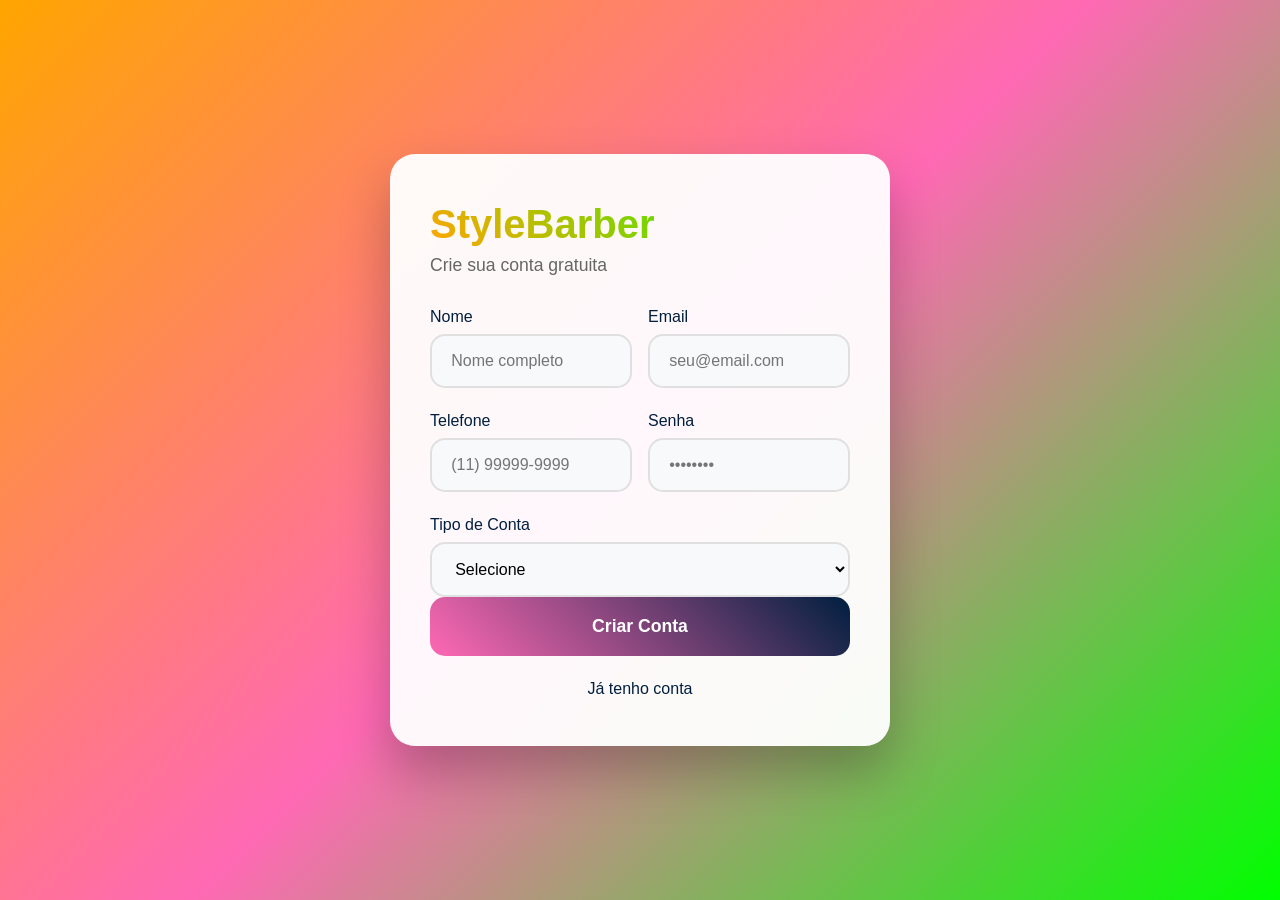
<file: cadastro.html>
<!DOCTYPE html>
<html lang="pt-BR">
<head>
    <meta charset="UTF-8">
    <meta name="viewport" content="width=device-width, initial-scale=1.0">
    <title>Cadastro - StyleBarber</title>
    <link rel="stylesheet" href="cadastro.css">
</head>
<body>
    <div class="cadastro-container">
        <div class="cadastro-card">
            <div class="logo-section">
                <h1>StyleBarber</h1>
                <p>Crie sua conta gratuita</p>
            </div>
            
            <form class="cadastro-form">
                <div class="input-row">
                    <div class="input-group">
                        <label>Nome</label>
                        <input type="text" placeholder="Nome completo" required>
                    </div>
                    <div class="input-group">
                        <label>Email</label>
                        <input type="email" placeholder="seu@email.com" required>
                    </div>
                </div>
                <div class="input-row">
                    <div class="input-group">
                        <label>Telefone</label>
                        <input type="tel" placeholder="(11) 99999-9999" required>
                    </div>
                    <div class="input-group">
                        <label>Senha</label>
                        <input type="password" placeholder="••••••••" required>
                    </div>
                </div>
                <div class="input-group">
                    <label>Tipo de Conta</label>
                    <select required>
                        <option>Selecione</option>
                        <option>Cliente</option>
                        <option>Profissional</option>
                        <option>Administrador</option>
                    </select>
                </div>
                <button type="submit" class="btn-cadastro">Criar Conta</button>
            </form>
            
            <div class="cadastro-links">
                <a href="login.html">Já tenho conta</a>
            </div>
        </div>
    </div>
</body>
</html>
</file>
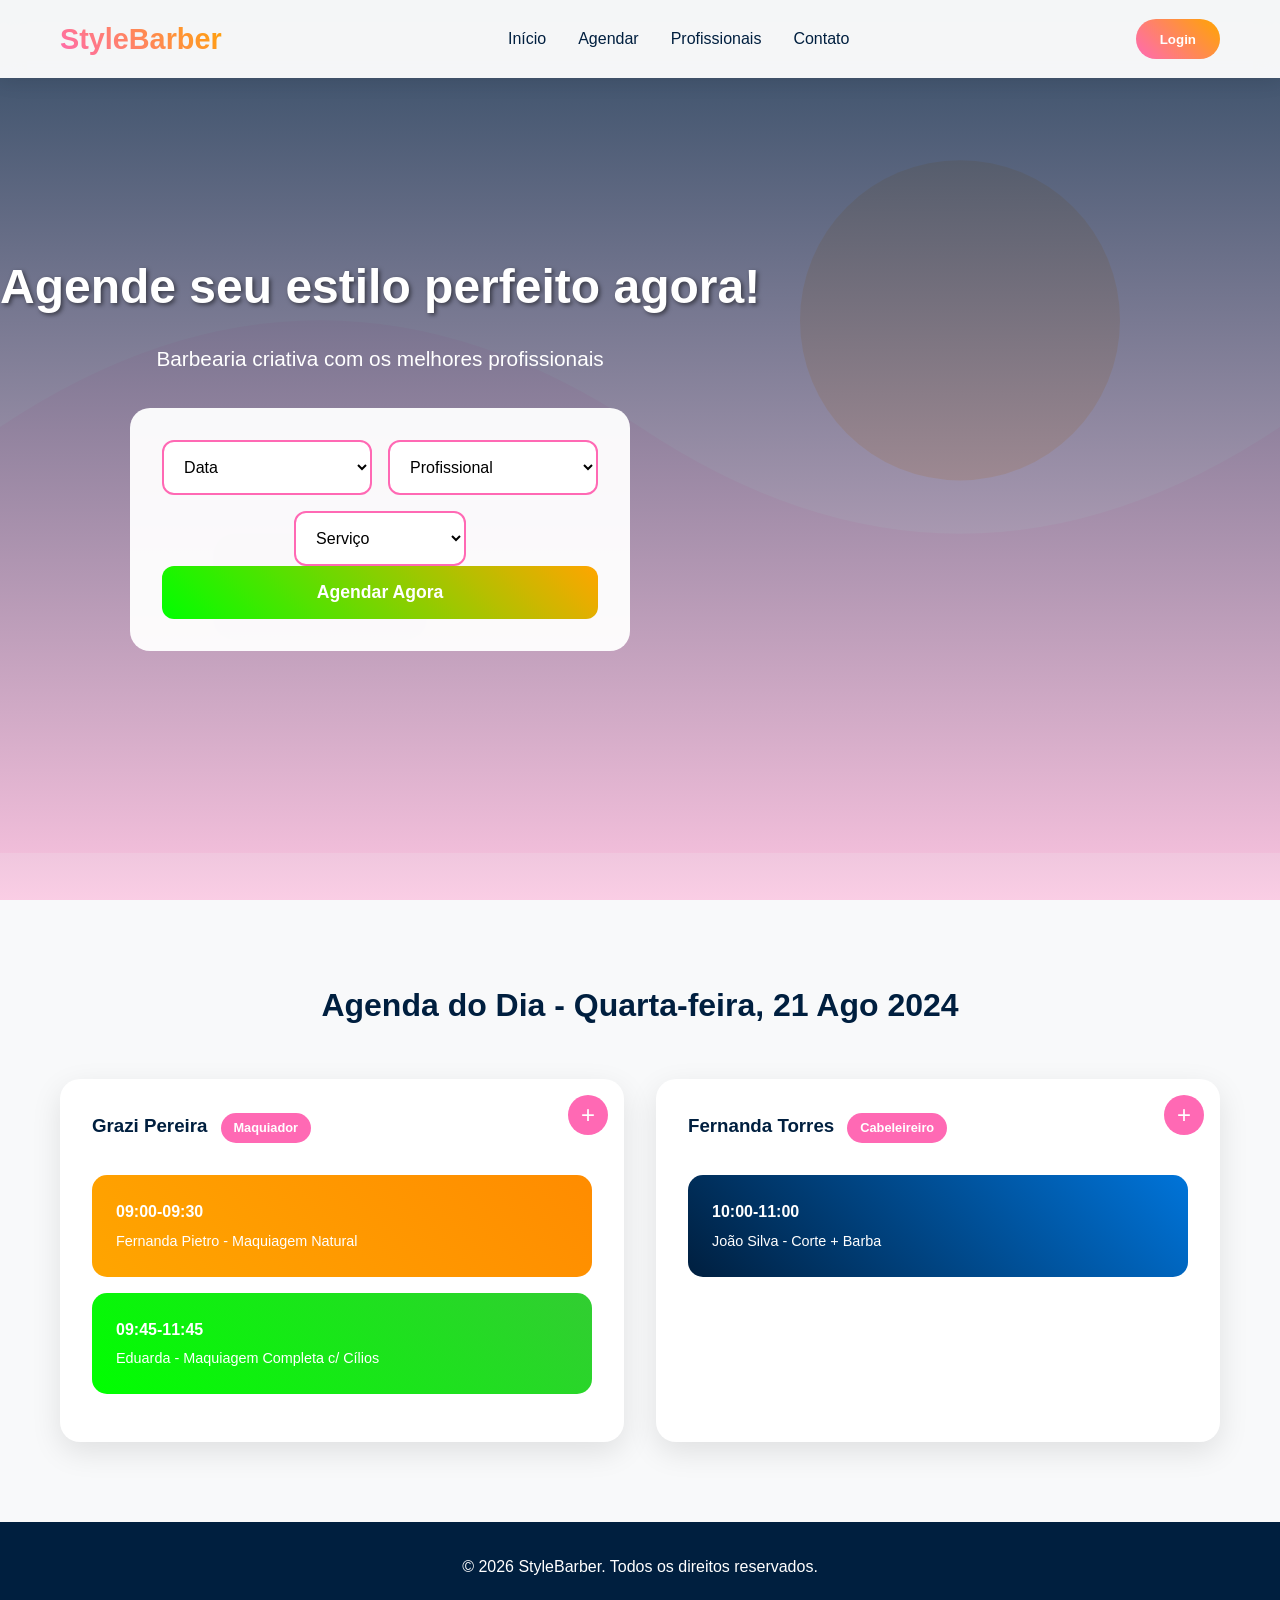
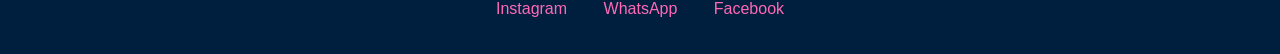
<file: inicio.html>
<!DOCTYPE html>
<html lang="pt-BR">
<head>
    <meta charset="UTF-8">
    <meta name="viewport" content="width=device-width, initial-scale=1.0">
    <title>StyleBarber - Agende seu estilo perfeito</title>
    <link rel="stylesheet" href="inicio.css">
</head>
<body>
    <!-- Header -->
    <header class="header">
        <div class="container">
            <div class="logo">
                <h1>StyleBarber</h1>
            </div>
            <nav class="nav">
                <a href="#inicio">Início</a>
                <a href="#agendar">Agendar</a>
                <a href="#profissionais">Profissionais</a>
                <a href="#contato">Contato</a>
            </nav>
            <button class="btn-login">Login</button>
        </div>
    </header>

    <!-- Hero Section -->
    <section id="inicio" class="hero">
        <div class="hero-content">
            <h2>Agende seu estilo perfeito agora!</h2>
            <p>Barbearia criativa com os melhores profissionais</p>
            
            <!-- Formulário simples de agendamento -->
            <form class="agendamento-form">
                <div class="form-group">
                    <select>
                        <option>Data</option>
                        <option>21/08/2024</option>
                        <option>22/08/2024</option>
                    </select>
                    <select>
                        <option>Profissional</option>
                        <option>Grazi Pereira</option>
                        <option>Fernanda Torres</option>
                    </select>
                </div>
                <select class="servico-select">
                    <option>Serviço</option>
                    <option>Corte Moderno</option>
                    <option>Barba Completa</option>
                    <option>Degradê</option>
                </select>
                <button type="submit" class="btn-agendar">Agendar Agora</button>
            </form>
        </div>
    </section>

    <!-- Seção Agenda -->
    <section id="agendar" class="agenda-section">
        <div class="container">
            <h2>Agenda do Dia - Quarta-feira, 21 Ago 2024</h2>
            <div class="agenda-grid">
                <div class="profissional-col">
                    <h3>Grazi Pereira <span>Maquiador</span></h3>
                    <div class="horario-block laranja">
                        09:00-09:30<br>
                        <small>Fernanda Pietro - Maquiagem Natural</small>
                    </div>
                    <div class="horario-block verde">
                        09:45-11:45<br>
                        <small>Eduarda - Maquiagem Completa c/ Cílios</small>
                    </div>
                    <button class="btn-add">+</button>
                </div>
                <div class="profissional-col">
                    <h3>Fernanda Torres <span>Cabeleireiro</span></h3>
                    <div class="horario-block azul">
                        10:00-11:00<br>
                        <small>João Silva - Corte + Barba</small>
                    </div>
                    <button class="btn-add">+</button>
                </div>
            </div>
        </div>
    </section>

    <!-- Footer -->
    <footer class="footer">
        <div class="container">
            <p>&copy; 2026 StyleBarber. Todos os direitos reservados.</p>
            <div class="social-links">
                <a href="#">Instagram</a>
                <a href="#">WhatsApp</a>
                <a href="#">Facebook</a>
            </div>
        </div>
    </footer>
</body>
</html>
</file>
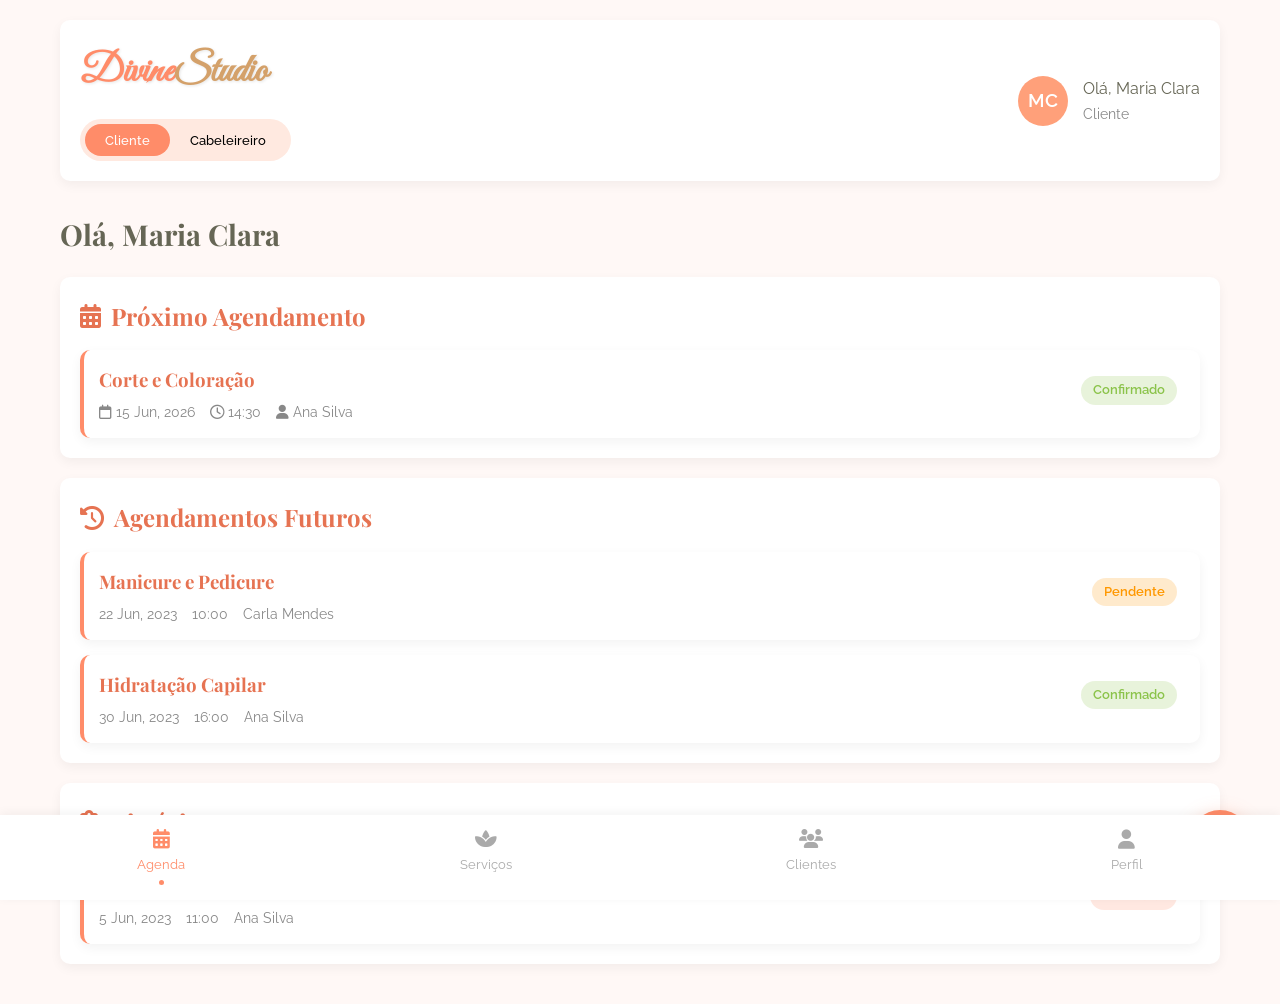
<file: interface.html>
<!DOCTYPE html>
<html lang="pt-br">
<head>
    <meta charset="UTF-8">
    <meta name="viewport" content="width=device-width, initial-scale=1.0">
    <title>Divine Studio</title>
    <link rel="preconnect" href="https://fonts.googleapis.com">
    <link rel="preconnect" href="https://fonts.gstatic.com" crossorigin>
    <link href="https://fonts.googleapis.com/css2?family=Great+Vibes&family=Playfair+Display:wght@400;500;600;700&family=Raleway:wght@300;400;500;600&display=swap" rel="stylesheet">
    <link rel="stylesheet" href="https://cdnjs.cloudflare.com/ajax/libs/font-awesome/6.4.0/css/all.min.css">
    <style>
        :root {
            /* Paleta de Cores - Salmão Delicado */
            --primary: #FF8C69;
            --secondary: #FFA07A;
            --accent: #E67352;
            --background: #FFF8F6;
            --light-background: #FFE9E0;
            --white: #FFFFFF;
            --text: #665;
            --highlight: #D4A16A;
            --success: #8bc34a;
            --warning: #ff9800;
            --danger: #f44336;
            --available: #4caf50;
            
            /* Tipografia */
            --font-logo: 'Great Vibes', cursive;
            --font-heading: 'Playfair Display', serif;
            --font-body: 'Raleway', sans-serif;
            
            /* Elementos de Interface */
            --border-radius: 10px;
            --shadow: 0 4px 12px rgba(0, 0, 0, 0.05);
            --shadow-hover: 0 8px 16px rgba(0, 0, 0, 0.08);
            --transition: all 0.3s ease;
        }
        
        * {
            margin: 0;
            padding: 0;
            box-sizing: border-box;
        }
        
        body {
            font-family: var(--font-body);
            background-color: var(--background);
            color: var(--text);
            line-height: 1.6;
        }
        
        .container {
            max-width: 1200px;
            margin: 0 auto;
            padding: 20px;
        }
        
        /* Header e Navegação */
        .header {
            display: flex;
            justify-content: space-between;
            align-items: center;
            padding: 20px;
            background-color: var(--white);
            border-radius: var(--border-radius);
            box-shadow: var(--shadow);
            margin-bottom: 30px;
            position: relative;
        }
        
        .logo {
            font-family: var(--font-logo);
            font-size: 2.5rem;
            color: var(--primary);
            text-shadow: 1px 1px 3px rgba(0, 0, 0, 0.1);
        }
        
        .logo span {
            color: var(--highlight);
        }
        
        .user-info {
            display: flex;
            align-items: center;
            gap: 15px;
        }
        
        .user-avatar {
            width: 50px;
            height: 50px;
            border-radius: 50%;
            background-color: var(--secondary);
            display: flex;
            align-items: center;
            justify-content: center;
            color: var(--white);
            font-weight: 600;
            font-size: 1.2rem;
        }
        
        .perspective-toggle {
            display: flex;
            background-color: var(--light-background);
            border-radius: 50px;
            padding: 5px;
            margin-top: 15px;
        }
        
        .perspective-btn {
            padding: 8px 20px;
            border-radius: 50px;
            border: none;
            background: transparent;
            font-family: var(--font-body);
            font-weight: 500;
            cursor: pointer;
            transition: var(--transition);
        }
        
        .perspective-btn.active {
            background-color: var(--primary);
            color: var(--white);
        }
        
        /* Cards Gerais */
        .card {
            background-color: var(--white);
            border-radius: var(--border-radius);
            box-shadow: var(--shadow);
            padding: 20px;
            margin-bottom: 20px;
            transition: var(--transition);
        }
        
        .card:hover {
            box-shadow: var(--shadow-hover);
        }
        
        .card-title {
            font-family: var(--font-heading);
            font-size: 1.5rem;
            color: var(--accent);
            margin-bottom: 15px;
            display: flex;
            align-items: center;
            gap: 10px;
        }
        
        /* Botões */
        .btn {
            padding: 12px 24px;
            border-radius: var(--border-radius);
            border: none;
            font-family: var(--font-body);
            font-weight: 500;
            cursor: pointer;
            transition: var(--transition);
            display: inline-flex;
            align-items: center;
            justify-content: center;
            gap: 8px;
        }
        
        .btn-primary {
            background-color: var(--primary);
            color: var(--white);
        }
        
        .btn-primary:hover {
            background-color: var(--accent);
        }
        
        .btn-secondary {
            background-color: var(--light-background);
            color: var(--text);
        }
        
        .btn-secondary:hover {
            background-color: var(--secondary);
            color: var(--white);
        }
        
        .btn-float {
            position: fixed;
            bottom: 30px;
            right: 30px;
            width: 60px;
            height: 60px;
            border-radius: 50%;
            background-color: var(--primary);
            color: white;
            box-shadow: 0 6px 20px rgba(255, 140, 105, 0.4);
            display: flex;
            align-items: center;
            justify-content: center;
            font-size: 1.8rem;
            z-index: 100;
            cursor: pointer;
            transition: var(--transition);
        }
        
        .btn-float:hover {
            transform: scale(1.1);
            background-color: var(--accent);
        }
        
        /* Badges e Tags */
        .badge {
            display: inline-block;
            padding: 4px 12px;
            border-radius: 50px;
            font-size: 0.8rem;
            font-weight: 600;
            margin-right: 8px;
            margin-bottom: 8px;
        }
        
        .badge-confirmed {
            background-color: rgba(139, 195, 74, 0.2);
            color: var(--success);
        }
        
        .badge-pending {
            background-color: rgba(255, 152, 0, 0.2);
            color: var(--warning);
        }
        
        .badge-completed {
            background-color: rgba(255, 140, 105, 0.2);
            color: var(--primary);
        }
        
        .badge-popular {
            background-color: rgba(212, 161, 106, 0.2);
            color: var(--highlight);
        }
        
        .badge-available {
            background-color: rgba(76, 175, 80, 0.2);
            color: var(--available);
        }
        
        /* Layout das Telas */
        .screen {
            display: none;
            animation: fadeIn 0.5s ease;
        }
        
        .screen.active {
            display: block;
        }
        
        @keyframes fadeIn {
            from { opacity: 0; transform: translateY(10px); }
            to { opacity: 1; transform: translateY(0); }
        }
        
        /* Tela 1: Meus Agendamentos */
        .greeting {
            font-family: var(--font-heading);
            font-size: 1.8rem;
            margin-bottom: 20px;
            color: var(--text);
        }
        
        .appointment-list {
            display: flex;
            flex-direction: column;
            gap: 15px;
        }
        
        .appointment-item {
            display: flex;
            justify-content: space-between;
            align-items: center;
            padding: 15px;
            border-radius: var(--border-radius);
            border-left: 4px solid var(--primary);
            background-color: var(--white);
            box-shadow: var(--shadow);
        }
        
        .appointment-info h3 {
            font-family: var(--font-heading);
            color: var(--accent);
            margin-bottom: 5px;
        }
        
        .appointment-meta {
            display: flex;
            gap: 15px;
            font-size: 0.9rem;
            color: #888;
        }
        
        /* Tela 2: Escolher Serviço */
        .category-grid {
            display: grid;
            grid-template-columns: repeat(auto-fill, minmax(250px, 1fr));
            gap: 20px;
            margin-top: 20px;
        }
        
        .category-card {
            display: flex;
            flex-direction: column;
            align-items: center;
            padding: 25px 15px;
            border-radius: var(--border-radius);
            background-color: var(--white);
            box-shadow: var(--shadow);
            cursor: pointer;
            transition: var(--transition);
        }
        
        .category-card:hover, .category-card.selected {
            transform: translateY(-5px);
            box-shadow: var(--shadow-hover);
            border: 2px solid var(--primary);
        }
        
        .category-icon {
            font-size: 2.5rem;
            margin-bottom: 15px;
            color: var(--primary);
        }
        
        .service-list {
            display: grid;
            grid-template-columns: repeat(auto-fill, minmax(300px, 1fr));
            gap: 15px;
            margin-top: 20px;
        }
        
        .service-item {
            padding: 20px;
            border-radius: var(--border-radius);
            background-color: var(--white);
            box-shadow: var(--shadow);
            cursor: pointer;
            transition: var(--transition);
            position: relative;
        }
        
        .service-item:hover, .service-item.selected {
            border: 2px solid var(--primary);
        }
        
        .service-check {
            position: absolute;
            top: 10px;
            right: 10px;
            color: var(--primary);
            font-size: 1.2rem;
            opacity: 0;
            transition: var(--transition);
        }
        
        .service-item.selected .service-check {
            opacity: 1;
        }
        
        .service-price {
            font-size: 1.3rem;
            font-weight: 600;
            color: var(--primary);
            margin-top: 10px;
        }
        
        /* Tela 3: Escolher Profissional */
        .professional-list {
            display: flex;
            flex-direction: column;
            gap: 20px;
            margin-top: 20px;
        }
        
        .professional-card {
            display: flex;
            padding: 20px;
            border-radius: var(--border-radius);
            background-color: var(--white);
            box-shadow: var(--shadow);
            cursor: pointer;
            transition: var(--transition);
        }
        
        .professional-card:hover {
            transform: translateX(5px);
            box-shadow: var(--shadow-hover);
        }
        
        .professional-photo {
            width: 80px;
            height: 80px;
            border-radius: 50%;
            background-color: var(--light-background);
            margin-right: 20px;
            flex-shrink: 0;
        }
        
        .professional-rating {
            color: var(--highlight);
            margin-top: 5px;
        }
        
        /* Tela 4: Escolher Data e Hora */
        .calendar {
            background-color: var(--white);
            border-radius: var(--border-radius);
            box-shadow: var(--shadow);
            padding: 25px;
            margin-top: 20px;
        }
        
        .calendar-header {
            display: flex;
            justify-content: space-between;
            align-items: center;
            margin-bottom: 20px;
        }
        
        .calendar-grid {
            display: grid;
            grid-template-columns: repeat(7, 1fr);
            gap: 10px;
        }
        
        .calendar-day {
            padding: 12px 5px;
            text-align: center;
            border-radius: 8px;
            cursor: pointer;
            transition: var(--transition);
        }
        
        .calendar-day:hover {
            background-color: var(--light-background);
        }
        
        .calendar-day.selected {
            background-color: var(--primary);
            color: var(--white);
        }
        
        .time-slots {
            display: grid;
            grid-template-columns: repeat(auto-fill, minmax(100px, 1fr));
            gap: 10px;
            margin-top: 30px;
        }
        
        .time-slot {
            padding: 12px;
            text-align: center;
            border-radius: var(--border-radius);
            background-color: var(--light-background);
            cursor: pointer;
            transition: var(--transition);
        }
        
        .time-slot:hover {
            background-color: var(--secondary);
            color: var(--white);
        }
        
        .time-slot.selected {
            background-color: var(--primary);
            color: var(--white);
        }
        
        .time-slot.unavailable {
            opacity: 0.5;
            cursor: not-allowed;
            background-color: #f5f5f5;
        }
        
        /* Tela 5: Confirmar Agendamento */
        .summary-section {
            margin-bottom: 25px;
            padding-bottom: 20px;
            border-bottom: 1px solid var(--light-background);
        }
        
        .summary-section h3 {
            display: flex;
            justify-content: space-between;
            align-items: center;
            margin-bottom: 15px;
        }
        
        .edit-btn {
            background: none;
            border: none;
            color: var(--primary);
            cursor: pointer;
            font-size: 0.9rem;
            display: flex;
            align-items: center;
            gap: 5px;
        }
        
        /* Tela 6: Pagamento */
        .payment-methods {
            display: flex;
            flex-direction: column;
            gap: 15px;
            margin-top: 20px;
        }
        
        .payment-method {
            padding: 20px;
            border-radius: var(--border-radius);
            background-color: var(--white);
            box-shadow: var(--shadow);
            cursor: pointer;
            transition: var(--transition);
        }
        
        .payment-method:hover {
            border: 2px solid var(--primary);
        }
        
        /* Tela 7: Confirmação Final */
        .confirmation-screen {
            text-align: center;
            padding: 40px 20px;
        }
        
        .confirmation-icon {
            font-size: 5rem;
            color: var(--primary);
            margin-bottom: 20px;
            animation: pulse 2s infinite;
        }
        
        @keyframes pulse {
            0% { transform: scale(1); }
            50% { transform: scale(1.05); }
            100% { transform: scale(1); }
        }
        
        .confirmation-actions {
            display: flex;
            justify-content: center;
            gap: 15px;
            margin-top: 30px;
            flex-wrap: wrap;
        }
        
        /* Tela do Cabeleireiro: Agenda do Dia */
        .stylist-schedule {
            display: flex;
            flex-direction: column;
            gap: 15px;
            margin-top: 20px;
        }
        
        .time-slot-schedule {
            display: flex;
            padding: 15px;
            border-radius: var(--border-radius);
            background-color: var(--white);
            box-shadow: var(--shadow);
            align-items: center;
        }
        
        .time-label {
            width: 100px;
            font-weight: 600;
            color: var(--accent);
        }
        
        .appointment-slot {
            flex-grow: 1;
            padding: 15px;
            border-radius: var(--border-radius);
            margin-left: 20px;
            border-left: 4px solid var(--primary);
            background-color: var(--light-background);
        }
        
        /* Bottom Navigation */
        .bottom-nav {
            position: fixed;
            bottom: 0;
            left: 0;
            right: 0;
            background-color: var(--white);
            box-shadow: 0 -2px 10px rgba(0, 0, 0, 0.05);
            padding: 15px 0;
            z-index: 1000;
            display: flex;
            justify-content: space-around;
        }
        
        .nav-item {
            display: flex;
            flex-direction: column;
            align-items: center;
            color: #aaa;
            text-decoration: none;
            font-size: 0.8rem;
            transition: var(--transition);
        }
        
        .nav-item i {
            font-size: 1.2rem;
            margin-bottom: 5px;
        }
        
        .nav-item.active {
            color: var(--primary);
        }
        
        .nav-item.active::after {
            content: '';
            width: 5px;
            height: 5px;
            background-color: var(--primary);
            border-radius: 50%;
            margin-top: 5px;
        }
        
        /* Responsividade */
        @media (max-width: 768px) {
            .header {
                flex-direction: column;
                align-items: flex-start;
                gap: 15px;
            }
            
            .category-grid {
                grid-template-columns: repeat(auto-fill, minmax(150px, 1fr));
            }
            
            .service-list {
                grid-template-columns: 1fr;
            }
            
            .professional-card {
                flex-direction: column;
                align-items: center;
                text-align: center;
            }
            
            .professional-photo {
                margin-right: 0;
                margin-bottom: 15px;
            }
            
            .confirmation-actions {
                flex-direction: column;
            }
        }
        
        /* Estado Vazio */
        .empty-state {
            text-align: center;
            padding: 50px 20px;
            color: #aaa;
        }
        
        .empty-state i {
            font-size: 4rem;
            margin-bottom: 20px;
            color: var(--light-background);
        }
    </style>
</head>
<body>
    <div class="container">
        <!-- Header com Toggle de Perspectiva -->
        <div class="header">
            <div>
                <h1 class="logo">Divine<span>Studio</span></h1>
                <div class="perspective-toggle">
                    <button class="perspective-btn active" id="clientPerspective">Cliente</button>
                    <button class="perspective-btn" id="stylistPerspective">Cabeleireiro</button>
                </div>
            </div>
            <div class="user-info">
                <div class="user-avatar">MC</div>
                <div>
                    <p id="userGreeting">Olá, Maria Clara</p>
                    <p id="userRole" style="font-size: 0.9rem; color: #888;">Cliente</p>
                </div>
            </div>
        </div>
        
        <!-- TELAS DO CLIENTE -->
        <div id="clientScreens">
            <!-- Tela 1: Meus Agendamentos -->
            <div class="screen active" id="appointmentsScreen">
                <h1 class="greeting">Olá, Maria Clara</h1>
                <div class="card">
                    <h2 class="card-title"><i class="fas fa-calendar-alt"></i> Próximo Agendamento</h2>
                    <div class="appointment-item">
                        <div class="appointment-info">
                            <h3>Corte e Coloração</h3>
                            <div class="appointment-meta">
                                <span><i class="far fa-calendar"></i> 15 Jun, 2026</span>
                                <span><i class="far fa-clock"></i> 14:30</span>
                                <span><i class="fas fa-user"></i> Ana Silva</span>
                            </div>
                        </div>
                        <div class="badge badge-confirmed">Confirmado</div>
                    </div>
                </div>
                
                <div class="card">
                    <h2 class="card-title"><i class="fas fa-history"></i> Agendamentos Futuros</h2>
                    <div class="appointment-list">
                        <div class="appointment-item">
                            <div class="appointment-info">
                                <h3>Manicure e Pedicure</h3>
                                <div class="appointment-meta">
                                    <span>22 Jun, 2023</span>
                                    <span>10:00</span>
                                    <span>Carla Mendes</span>
                                </div>
                            </div>
                            <div class="badge badge-pending">Pendente</div>
                        </div>
                        <div class="appointment-item">
                            <div class="appointment-info">
                                <h3>Hidratação Capilar</h3>
                                <div class="appointment-meta">
                                    <span>30 Jun, 2023</span>
                                    <span>16:00</span>
                                    <span>Ana Silva</span>
                                </div>
                            </div>
                            <div class="badge badge-confirmed">Confirmado</div>
                        </div>
                    </div>
                </div>
                
                <div class="card">
                    <h2 class="card-title"><i class="fas fa-clipboard-check"></i> Histórico</h2>
                    <div class="appointment-list">
                        <div class="appointment-item">
                            <div class="appointment-info">
                                <h3>Corte Feminino</h3>
                                <div class="appointment-meta">
                                    <span>5 Jun, 2023</span>
                                    <span>11:00</span>
                                    <span>Ana Silva</span>
                                </div>
                            </div>
                            <div class="badge badge-completed">Concluído</div>
                        </div>
                    </div>
                </div>
                
                <div class="btn-float" id="newAppointmentBtn">
                    <i class="fas fa-plus"></i>
                </div>
            </div>
            
            <!-- Tela 2: Escolher Serviço -->
            <div class="screen" id="servicesScreen">
                <div class="card">
                    <h2 class="card-title"><i class="fas fa-spa"></i> Escolha um Serviço</h2>
                    <p>Selecione uma categoria para visualizar os serviços disponíveis</p>
                    
                    <div class="category-grid">
                        <div class="category-card selected" data-category="hair">
                            <div class="category-icon">
                                <i class="fas fa-cut"></i>
                            </div>
                            <h3>Cabelo</h3>
                        </div>
                        
                        <div class="category-card" data-category="esthetics">
                            <div class="category-icon">
                                <i class="fas fa-spa"></i>
                            </div>
                            <h3>Estética</h3>
                        </div>
                        
                        <div class="category-card" data-category="manicure">
                            <div class="category-icon">
                                <i class="fas fa-hand-sparkles"></i>
                            </div>
                            <h3>Manicure</h3>
                        </div>
                        
                        <div class="category-card" data-category="facial">
                            <div class="category-icon">
                                <i class="fas fa-smile"></i>
                            </div>
                            <h3>Facial</h3>
                        </div>
                    </div>
                    
                    <div class="service-list">
                        <div class="service-item selected" data-service="haircut">
                            <div class="badge badge-popular">Popular</div>
                            <h3>Corte Feminino</h3>
                            <p>Corte personalizado de acordo com seu formato de rosto e estilo.</p>
                            <div class="service-meta">
                                <span><i class="far fa-clock"></i> 45 min</span>
                            </div>
                            <div class="service-price">R$ 85,00</div>
                            <div class="service-check"><i class="fas fa-check-circle"></i></div>
                        </div>
                        
                        <div class="service-item" data-service="coloring">
                            <h3>Coloração</h3>
                            <p>Coloração completa com produtos de alta qualidade.</p>
                            <div class="service-meta">
                                <span><i class="far fa-clock"></i> 2 horas</span>
                            </div>
                            <div class="service-price">R$ 180,00</div>
                            <div class="service-check"><i class="fas fa-check-circle"></i></div>
                        </div>
                        
                        <div class="service-item" data-service="hydration">
                            <h3>Hidratação Capilar</h3>
                            <p>Tratamento intensivo para cabelos ressecados.</p>
                            <div class="service-meta">
                                <span><i class="far fa-clock"></i> 1 hora</span>
                            </div>
                            <div class="service-price">R$ 120,00</div>
                            <div class="service-check"><i class="fas fa-check-circle"></i></div>
                        </div>
                    </div>
                </div>
                
                <div class="card" style="text-align: center;">
                    <button class="btn btn-primary" id="nextToProfessional">
                        Continuar <i class="fas fa-arrow-right"></i>
                    </button>
                </div>
            </div>
            
            <!-- Tela 3: Escolher Profissional -->
            <div class="screen" id="professionalScreen">
                <div class="card">
                    <h2 class="card-title"><i class="fas fa-user-tie"></i> Escolha um Profissional</h2>
                    <p>Selecione o profissional que realizará o serviço</p>
                    
                    <div class="professional-list">
                        <div class="professional-card selected" data-professional="ana">
                            <div class="professional-photo" style="background-color: #FFE9E0; display: flex; align-items: center; justify-content: center; font-size: 2rem; color: var(--accent);">
                                AS
                            </div>
                            <div class="professional-info">
                                <h3>Ana Silva <i class="fas fa-crown" style="color: var(--highlight);"></i></h3>
                                <p>Especialista em cortes e coloração</p>
                                <div class="professional-rating">
                                    <i class="fas fa-star"></i>
                                    <i class="fas fa-star"></i>
                                    <i class="fas fa-star"></i>
                                    <i class="fas fa-star"></i>
                                    <i class="fas fa-star-half-alt"></i>
                                    <span style="color: #888; margin-left: 5px;">4.7</span>
                                </div>
                                <div class="badge badge-available">Disponível</div>
                            </div>
                        </div>
                        
                        <div class="professional-card" data-professional="carla">
                            <div class="professional-photo" style="background-color: #FFE9E0; display: flex; align-items: center; justify-content: center; font-size: 2rem; color: var(--accent);">
                                CM
                            </div>
                            <div class="professional-info">
                                <h3>Carla Mendes</h3>
                                <p>Especialista em manicure e estética</p>
                                <div class="professional-rating">
                                    <i class="fas fa-star"></i>
                                    <i class="fas fa-star"></i>
                                    <i class="fas fa-star"></i>
                                    <i class="fas fa-star"></i>
                                    <i class="far fa-star"></i>
                                    <span style="color: #888; margin-left: 5px;">4.2</span>
                                </div>
                                <div class="badge badge-available">Disponível</div>
                            </div>
                        </div>
                    </div>
                </div>
                
                <div class="card" style="text-align: center;">
                    <button class="btn btn-secondary" id="backToServices">
                        <i class="fas fa-arrow-left"></i> Voltar
                    </button>
                    <button class="btn btn-primary" id="nextToDateTime">
                        Continuar <i class="fas fa-arrow-right"></i>
                    </button>
                </div>
            </div>
            
            <!-- Tela 4: Escolher Data e Hora -->
            <div class="screen" id="dateTimeScreen">
                <div class="card">
                    <h2 class="card-title"><i class="far fa-calendar"></i> Escolha Data e Hora</h2>
                    <p>Selecione uma data e horário disponível para o seu agendamento</p>
                    
                    <div class="calendar">
                        <div class="calendar-header">
                            <button class="btn btn-secondary"><i class="fas fa-chevron-left"></i></button>
                            <h3>Junho 2023</h3>
                            <button class="btn btn-secondary"><i class="fas fa-chevron-right"></i></button>
                        </div>
                        
                        <div class="calendar-grid">
                            <div class="calendar-day" style="color: #ccc;">Dom</div>
                            <div class="calendar-day" style="color: #ccc;">Seg</div>
                            <div class="calendar-day" style="color: #ccc;">Ter</div>
                            <div class="calendar-day" style="color: #ccc;">Qua</div>
                            <div class="calendar-day" style="color: #ccc;">Qui</div>
                            <div class="calendar-day" style="color: #ccc;">Sex</div>
                            <div class="calendar-day" style="color: #ccc;">Sáb</div>
                            
                            <!-- Dias do mês -->
                            <div class="calendar-day" style="color: #ccc;">28</div>
                            <div class="calendar-day" style="color: #ccc;">29</div>
                            <div class="calendar-day" style="color: #ccc;">30</div>
                            <div class="calendar-day" style="color: #ccc;">31</div>
                            <div class="calendar-day">1</div>
                            <div class="calendar-day">2</div>
                            <div class="calendar-day">3</div>
                            
                            <div class="calendar-day">4</div>
                            <div class="calendar-day">5</div>
                            <div class="calendar-day">6</div>
                            <div class="calendar-day">7</div>
                            <div class="calendar-day">8</div>
                            <div class="calendar-day">9</div>
                            <div class="calendar-day">10</div>
                            
                            <div class="calendar-day">11</div>
                            <div class="calendar-day">12</div>
                            <div class="calendar-day">13</div>
                            <div class="calendar-day">14</div>
                            <div class="calendar-day selected">15</div>
                            <div class="calendar-day">16</div>
                            <div class="calendar-day">17</div>
                        </div>
                    </div>
                    
                    <div class="time-slots">
                        <div class="time-slot unavailable">09:00</div>
                        <div class="time-slot unavailable">10:00</div>
                        <div class="time-slot unavailable">11:00</div>
                        <div class="time-slot">12:00</div>
                        <div class="time-slot">13:00</div>
                        <div class="time-slot">14:00</div>
                        <div class="time-slot selected">14:30</div>
                        <div class="time-slot">15:00</div>
                        <div class="time-slot">16:00</div>
                        <div class="time-slot">17:00</div>
                    </div>
                </div>
                
                <div class="card" style="text-align: center;">
                    <button class="btn btn-secondary" id="backToProfessional">
                        <i class="fas fa-arrow-left"></i> Voltar
                    </button>
                    <button class="btn btn-primary" id="nextToConfirm">
                        Continuar <i class="fas fa-arrow-right"></i>
                    </button>
                </div>
            </div>
            
            <!-- Tela 5: Confirmar Agendamento -->
            <div class="screen" id="confirmScreen">
                <div class="card">
                    <h2 class="card-title"><i class="fas fa-clipboard-check"></i> Confirmar Agendamento</h2>
                    <p>Revise os detalhes do seu agendamento antes de confirmar</p>
                    
                    <div class="summary-section">
                        <h3>
                            Serviço
                            <button class="edit-btn" data-edit="services"><i class="fas fa-edit"></i> Editar</button>
                        </h3>
                        <p><strong>Corte Feminino</strong></p>
                        <p>Duração: 45 minutos</p>
                        <p>Preço: R$ 200,00</p>
                    </div>
                    
                    <div class="summary-section">
                        <h3>
                            Profissional
                            <button class="edit-btn" data-edit="professional"><i class="fas fa-edit"></i> Editar</button>
                        </h3>
                        <p><strong>Ana Silva</strong></p>
                        <p>Especialista em cortes e coloração</p>
                    </div>
                    
                    <div class="summary-section">
                        <h3>
                            Data e Horário
                            <button class="edit-btn" data-edit="datetime"><i class="fas fa-edit"></i> Editar</button>
                        </h3>
                        <p><strong>Quinta-feira, 15 de Junho de 2026</strong></p>
                        <p>Horário: 14:30</p>
                    </div>
                    
                    <div class="summary-section">
                        <h3>Local</h3>
                        <p><strong>Divine Studio</strong></p>
                        <p>Rua das Flores, 123 - Centro</p>
                        <p>São Paulo, SP</p>
                    </div>
                    
                    <div class="summary-section">
                        <h3>Preço Total</h3>
                        <p style="font-size: 1.5rem; color: var(--primary); font-weight: 600;">R$ 85,00</p>
                    </div>
                    
                    <div style="margin-top: 30px;">
                        <label style="display: flex; align-items: center; margin-bottom: 15px;">
                            <input type="checkbox" style="margin-right: 10px;">
                            <span>Desejo receber lembretes por WhatsApp</span>
                        </label>
                        
                        <label style="display: flex; align-items: center;">
                            <input type="checkbox" style="margin-right: 10px;">
                            <span>Desejo receber lembretes por e-mail</span>
                        </label>
                    </div>
                </div>
                
                <div class="card" style="text-align: center;">
                    <button class="btn btn-secondary" id="backToDateTime">
                        <i class="fas fa-arrow-left"></i> Voltar
                    </button>
                    <button class="btn btn-primary" id="nextToPayment">
                        Continuar para Pagamento <i class="fas fa-arrow-right"></i>
                    </button>
                </div>
            </div>
            
            <!-- Tela 6: Pagamento -->
            <div class="screen" id="paymentScreen">
                <div class="card">
                    <h2 class="card-title"><i class="fas fa-credit-card"></i> Pagamento</h2>
                    <p>Escolha uma forma de pagamento para finalizar o agendamento</p>
                    
                    <div class="payment-methods">
                        <div class="payment-method selected">
                            <h3><i class="far fa-credit-card"></i> Cartão de Crédito</h3>
                            <p>Pague com seu cartão de crédito</p>
                        </div>
                        
                        <div class="payment-method">
                            <h3><i class="fas fa-mobile-alt"></i> Pix</h3>
                            <p>Pague instantaneamente com Pix</p>
                        </div>
                        
                        <div class="payment-method">
                            <h3><i class="fas fa-money-bill-wave"></i> Dinheiro</h3>
                            <p>Pague no estabelecimento</p>
                        </div>
                    </div>
                    
                    <div style="margin-top: 30px;">
                        <h3>Resumo do Pagamento</h3>
                        <div style="display: flex; justify-content: space-between; margin: 15px 0;">
                            <span>Serviço: Corte Feminino</span>
                            <span>R$ 200,00</span>
                        </div>
                        <div style="display: flex; justify-content: space-between; margin: 15px 0;">
                            <span>Taxa de conveniência</span>
                            <span>R$ 2,50</span>
                        </div>
                        <div style="display: flex; justify-content: space-between; margin: 15px 0; padding-top: 15px; border-top: 1px solid var(--light-background); font-weight: 600; font-size: 1.2rem;">
                            <span>Total</span>
                            <span>R$ 87,50</span>
                        </div>
                    </div>
                </div>
                
                <div class="card" style="text-align: center;">
                    <button class="btn btn-secondary" id="backToConfirm">
                        <i class="fas fa-arrow-left"></i> Voltar
                    </button>
                    <button class="btn btn-primary" id="nextToConfirmation">
                        Confirmar Pagamento <i class="fas fa-lock"></i>
                    </button>
                </div>
            </div>
            
            <!-- Tela 7: Confirmação Final -->
            <div class="screen" id="confirmationScreen">
                <div class="confirmation-screen">
                    <div class="confirmation-icon">
                        <i class="fas fa-check-circle"></i>
                    </div>
                    
                    <h1 style="font-family: var(--font-heading); color: var(--primary); margin-bottom: 15px;">Agendamento Confirmado!</h1>
                    <p style="font-size: 1.2rem; margin-bottom: 30px;">Seu agendamento foi realizado com sucesso. Um e-mail de confirmação foi enviado para você.</p>
                    
                    <div class="card" style="max-width: 500px; margin: 0 auto;">
                        <h3>Detalhes do Agendamento</h3>
                        <div style="text-align: left; margin-top: 20px;">
                            <p><strong>Serviço:</strong> Corte Feminino</p>
                            <p><strong>Profissional:</strong> Ana Silva</p>
                            <p><strong>Data:</strong> 15 de Junho de 2026</p>
                            <p><strong>Horário:</strong> 14:30</p>
                            <p><strong>Código:</strong> DIV-2026-06-0015</p>
                        </div>
                        
                        <div style="margin: 25px 0; text-align: center;">
                            <div style="background-color: #f5f5f5; padding: 15px; border-radius: var(--border-radius); display: inline-block;">
                                <p style="margin-bottom: 10px; font-weight: 600;">QR Code para Check-in</p>
                                <div style="width: 150px; height: 150px; background-color: #ddd; margin: 0 auto; border-radius: 8px;"></div>
                            </div>
                        </div>
                    </div>
                    
                    <div class="confirmation-actions">
                        <button class="btn btn-secondary">
                            <i class="far fa-calendar-plus"></i> Adicionar ao Calendário
                        </button>
                        <button class="btn btn-secondary">
                            <i class="fas fa-share-alt"></i> Compartilhar
                        </button>
                        <button class="btn btn-primary" id="backToHome">
                            <i class="fas fa-home"></i> Voltar ao Início
                        </button>
                    </div>
                </div>
            </div>
        </div>
        
        <!-- TELAS DO CABELEIREIRO -->
        <div id="stylistScreens" style="display: none;">
            <!-- Tela 1: Agenda do Dia (Cabeleireiro) -->
            <div class="screen active" id="stylistScheduleScreen">
                <h1 class="greeting">Olá, Ana Silva</h1>
                <div class="card">
                    <h2 class="card-title"><i class="fas fa-calendar-day"></i> Agenda do Dia</h2>
                    <p>Quinta-feira, 15 de Junho de 2026</p>
                    
                    <div class="stylist-schedule">
                        <div class="time-slot-schedule">
                            <div class="time-label">09:00</div>
                            <div class="appointment-slot" style="border-left-color: var(--success);">
                                <h4>Maria Clara <span class="badge badge-completed">Concluído</span></h4>
                                <p>Corte Feminino</p>
                            </div>
                        </div>
                        
                        <div class="time-slot-schedule">
                            <div class="time-label">10:30</div>
                            <div class="appointment-slot" style="border-left-color: var(--warning);">
                                <h4>Joana Santos <span class="badge badge-pending">Pendente</span></h4>
                                <p>Coloração</p>
                            </div>
                        </div>
                        
                        <div class="time-slot-schedule">
                            <div class="time-label">14:30</div>
                            <div class="appointment-slot" style="border-left-color: var(--primary);">
                                <h4>Maria Clara <span class="badge badge-confirmed">Confirmado</span> <span class="badge badge-popular">Cliente Frequente</span></h4>
                                <p>Corte Feminino</p>
                            </div>
                        </div>
                        
                        <div class="time-slot-schedule">
                            <div class="time-label">16:00</div>
                            <div class="appointment-slot">
                                <h4>Disponível</h4>
                                <p>Horário livre para agendamento</p>
                            </div>
                        </div>
                    </div>
                </div>
                
                <div class="card">
                    <h2 class="card-title"><i class="fas fa-chart-bar"></i> Resumo do Dia</h2>
                    <div style="display: flex; justify-content: space-between; flex-wrap: wrap;">
                        <div style="text-align: center; padding: 15px;">
                            <h3 style="color: var(--primary); font-size: 2rem;">4</h3>
                            <p>Agendamentos</p>
                        </div>
                        <div style="text-align: center; padding: 15px;">
                            <h3 style="color: var(--success); font-size: 2rem;">6h</h3>
                            <p>Horas ocupadas</p>
                        </div>
                        <div style="text-align: center; padding: 15px;">
                            <h3 style="color: var(--highlight); font-size: 2rem;">R$ 520</h3>
                            <p>Receita estimada</p>
                        </div>
                    </div>
                </div>
                
                <div class="btn-float" id="stylistNewAppointment">
                    <i class="fas fa-plus"></i>
                </div>
            </div>
            
            <!-- Tela 2: Detalhes do Agendamento (Cabeleireiro) -->
            <div class="screen" id="stylistAppointmentDetail">
                <div class="card">
                    <button class="btn btn-secondary" id="backToStylistSchedule">
                        <i class="fas fa-arrow-left"></i> Voltar para Agenda
                    </button>
                    
                    <div style="margin-top: 20px;">
                        <h2 class="card-title"><i class="fas fa-calendar-check"></i> Detalhes do Agendamento</h2>
                        
                        <div style="display: flex; align-items: center; margin: 20px 0;">
                            <div class="user-avatar" style="width: 70px; height: 70px; font-size: 1.5rem;">MC</div>
                            <div style="margin-left: 20px;">
                                <h3>Maria Clara</h3>
                                <p><i class="fas fa-star" style="color: var(--highlight);"></i> Cliente desde Março 2025</p>
                                <p><i class="fas fa-cut" style="color: var(--primary);"></i> 8 serviços realizados</p>
                            </div>
                        </div>
                        
                        <div class="summary-section">
                            <h3>Serviço Agendado</h3>
                            <p><strong>Corte Feminino</strong></p>
                            <p>Duração: 45 minutos</p>
                            <p>Valor: R$ 200,00</p>
                        </div>
                        
                        <div class="summary-section">
                            <h3>Data e Horário</h3>
                            <p><strong>Quinta-feira, 15 de Junho de 2026</strong></p>
                            <p>Horário: 14:30</p>
                        </div>
                        
                        <div class="summary-section">
                            <h3>Observações do Cliente</h3>
                            <p>Gostaria de manter o comprimento, apenas as pontas.</p>
                        </div>
                        
                        <div class="summary-section">
                            <h3>Notas do Profissional</h3>
                            <textarea style="width: 100%; padding: 15px; border-radius: var(--border-radius); border: 1px solid var(--light-background); margin-top: 10px; font-family: var(--font-body);" rows="4" placeholder="Adicione notas sobre o atendimento..."></textarea>
                        </div>
                        
                        <div style="display: flex; flex-wrap: wrap; gap: 10px; margin-top: 30px;">
                            <button class="btn btn-primary">
                                <i class="fas fa-play-circle"></i> Iniciar Atendimento
                            </button>
                            <button class="btn btn-secondary">
                                <i class="fas fa-calendar-alt"></i> Reagendar
                            </button>
                            <button class="btn btn-secondary" style="background-color: rgba(244, 67, 54, 0.1); color: var(--danger);">
                                <i class="fas fa-times-circle"></i> Cancelar
                            </button>
                        </div>
                    </div>
                </div>
            </div>
        </div>
        
        <!-- Navegação Inferior -->
        <div class="bottom-nav">
            <a href="#" class="nav-item active" data-screen="appointments">
                <i class="fas fa-calendar-alt"></i>
                <span>Agenda</span>
            </a>
            <a href="#" class="nav-item" data-screen="services">
                <i class="fas fa-spa"></i>
                <span>Serviços</span>
            </a>
            <a href="#" class="nav-item" data-screen="clients">
                <i class="fas fa-users"></i>
                <span>Clientes</span>
            </a>
            <a href="#" class="nav-item" data-screen="profile">
                <i class="fas fa-user"></i>
                <span>Perfil</span>
            </a>
        </div>
    </div>

    <script>
        // Variáveis de estado
        let currentPerspective = 'client';
        let currentScreen = 'appointmentsScreen';
        let selectedService = 'haircut';
        let selectedProfessional = 'ana';
        let selectedDate = '15';
        let selectedTime = '14:30';
        
        // Elementos DOM
        const clientPerspectiveBtn = document.getElementById('clientPerspective');
        const stylistPerspectiveBtn = document.getElementById('stylistPerspective');
        const clientScreens = document.getElementById('clientScreens');
        const stylistScreens = document.getElementById('stylistScreens');
        const userGreeting = document.getElementById('userGreeting');
        const userRole = document.getElementById('userRole');
        const navItems = document.querySelectorAll('.nav-item');
        const screens = document.querySelectorAll('.screen');
        const categoryCards = document.querySelectorAll('.category-card');
        const serviceItems = document.querySelectorAll('.service-item');
        const professionalCards = document.querySelectorAll('.professional-card');
        const calendarDays = document.querySelectorAll('.calendar-day:not([style*="color: #ccc"])');
        const timeSlots = document.querySelectorAll('.time-slot:not(.unavailable)');
        const editButtons = document.querySelectorAll('.edit-btn');
        const newAppointmentBtn = document.getElementById('newAppointmentBtn');
        
        // Função para alternar entre perspectivas
        function togglePerspective(perspective) {
            currentPerspective = perspective;
            
            if (perspective === 'client') {
                clientPerspectiveBtn.classList.add('active');
                stylistPerspectiveBtn.classList.remove('active');
                clientScreens.style.display = 'block';
                stylistScreens.style.display = 'none';
                userGreeting.textContent = 'Olá, Maria Clara';
                userRole.textContent = 'Cliente';
                showScreen('appointmentsScreen');
            } else {
                clientPerspectiveBtn.classList.remove('active');
                stylistPerspectiveBtn.classList.add('active');
                clientScreens.style.display = 'none';
                stylistScreens.style.display = 'block';
                userGreeting.textContent = 'Olá, Ana Silva';
                userRole.textContent = 'Cabeleireiro';
                showScreen('stylistScheduleScreen');
            }
            
            // Atualizar navegação inferior
            updateBottomNav();
        }
        
        // Função para mostrar uma tela específica
        function showScreen(screenId) {
            screens.forEach(screen => {
                screen.classList.remove('active');
            });
            
            const targetScreen = document.getElementById(screenId);
            if (targetScreen) {
                targetScreen.classList.add('active');
                currentScreen = screenId;
            }
            
            // Atualizar navegação inferior
            updateBottomNav();
        }
        
        // Função para atualizar a navegação inferior
        function updateBottomNav() {
            navItems.forEach(item => {
                item.classList.remove('active');
                
                // Determinar qual item da navegação deve estar ativo
                if (currentPerspective === 'client') {
                    if (currentScreen === 'appointmentsScreen' && item.dataset.screen === 'appointments') {
                        item.classList.add('active');
                    } else if (currentScreen === 'servicesScreen' && item.dataset.screen === 'services') {
                        item.classList.add('active');
                    }
                } else {
                    if (currentScreen === 'stylistScheduleScreen' && item.dataset.screen === 'appointments') {
                        item.classList.add('active');
                    }
                }
            });
        }
        
        // Event Listeners para alternar perspectivas
        clientPerspectiveBtn.addEventListener('click', () => togglePerspective('client'));
        stylistPerspectiveBtn.addEventListener('click', () => togglePerspective('stylist'));
        
        // Event Listeners para navegação no fluxo do cliente
        document.getElementById('newAppointmentBtn')?.addEventListener('click', () => showScreen('servicesScreen'));
        document.getElementById('nextToProfessional')?.addEventListener('click', () => showScreen('professionalScreen'));
        document.getElementById('backToServices')?.addEventListener('click', () => showScreen('servicesScreen'));
        document.getElementById('nextToDateTime')?.addEventListener('click', () => showScreen('dateTimeScreen'));
        document.getElementById('backToProfessional')?.addEventListener('click', () => showScreen('professionalScreen'));
        document.getElementById('nextToConfirm')?.addEventListener('click', () => showScreen('confirmScreen'));
        document.getElementById('backToDateTime')?.addEventListener('click', () => showScreen('dateTimeScreen'));
        document.getElementById('nextToPayment')?.addEventListener('click', () => showScreen('paymentScreen'));
        document.getElementById('backToConfirm')?.addEventListener('click', () => showScreen('confirmScreen'));
        document.getElementById('nextToConfirmation')?.addEventListener('click', () => showScreen('confirmationScreen'));
        document.getElementById('backToHome')?.addEventListener('click', () => showScreen('appointmentsScreen'));
        
        // Event Listeners para navegação no fluxo do cabeleireiro
        document.getElementById('stylistNewAppointment')?.addEventListener('click', () => showScreen('stylistAppointmentDetail'));
        document.getElementById('backToStylistSchedule')?.addEventListener('click', () => showScreen('stylistScheduleScreen'));
        
        // Event Listeners para seleção de categorias
        categoryCards.forEach(card => {
            card.addEventListener('click', () => {
                categoryCards.forEach(c => c.classList.remove('selected'));
                card.classList.add('selected');
            });
        });
        
        // Event Listeners para seleção de serviços
        serviceItems.forEach(item => {
            item.addEventListener('click', () => {
                serviceItems.forEach(s => s.classList.remove('selected'));
                item.classList.add('selected');
                selectedService = item.dataset.service;
            });
        });
        
        // Event Listeners para seleção de profissionais
        professionalCards.forEach(card => {
            card.addEventListener('click', () => {
                professionalCards.forEach(p => p.classList.remove('selected'));
                card.classList.add('selected');
                selectedProfessional = card.dataset.professional;
            });
        });
        
        // Event Listeners para seleção de datas
        calendarDays.forEach(day => {
            day.addEventListener('click', () => {
                calendarDays.forEach(d => d.classList.remove('selected'));
                day.classList.add('selected');
                selectedDate = day.textContent;
            });
        });
        
        // Event Listeners para seleção de horários
        timeSlots.forEach(slot => {
            slot.addEventListener('click', () => {
                timeSlots.forEach(s => s.classList.remove('selected'));
                slot.classList.add('selected');
                selectedTime = slot.textContent;
            });
        });
        
        // Event Listeners para botões de edição
        editButtons.forEach(button => {
            button.addEventListener('click', () => {
                const screenToEdit = button.dataset.edit;
                
                switch(screenToEdit) {
                    case 'services':
                        showScreen('servicesScreen');
                        break;
                    case 'professional':
                        showScreen('professionalScreen');
                        break;
                    case 'datetime':
                        showScreen('dateTimeScreen');
                        break;
                }
            });
        });
        
        // Event Listeners para navegação inferior
        navItems.forEach(item => {
            item.addEventListener('click', (e) => {
                e.preventDefault();
                
                const screen = item.dataset.screen;
                
                if (currentPerspective === 'client') {
                    if (screen === 'appointments') {
                        showScreen('appointmentsScreen');
                    } else if (screen === 'services') {
                        showScreen('servicesScreen');
                    }
                } else {
                    if (screen === 'appointments') {
                        showScreen('stylistScheduleScreen');
                    }
                }
            });
        });
        
        // Inicialização
        document.addEventListener('DOMContentLoaded', () => {
            // Configurar seleções iniciais
            document.querySelector(`.service-item[data-service="${selectedService}"]`)?.classList.add('selected');
            document.querySelector(`.professional-card[data-professional="${selectedProfessional}"]`)?.classList.add('selected');
            
            // Aplicar seleção inicial na data
            document.querySelector(`.calendar-day:not([style*="color: #ccc"]):contains("${selectedDate}")`)?.classList.add('selected');
            
            // Aplicar seleção inicial no horário
            document.querySelector(`.time-slot:contains("${selectedTime}")`)?.classList.add('selected');
        });
        
        // Função auxiliar para seleção por texto (simulação de :contains)
        Element.prototype.containsText = function(text) {
            return this.textContent.includes(text);
        };
        
        // Adicionar confetes na confirmação
        document.getElementById('nextToConfirmation')?.addEventListener('click', () => {
            // Simulação de confetes
            setTimeout(() => {
                const confirmationIcon = document.querySelector('.confirmation-icon');
                if (confirmationIcon) {
                    confirmationIcon.innerHTML = '<i class="fas fa-check-circle"></i>';
                    confirmationIcon.style.animation = 'pulse 2s infinite';
                }
            }, 500);
        });
    </script>
</body>
</html>
</file>
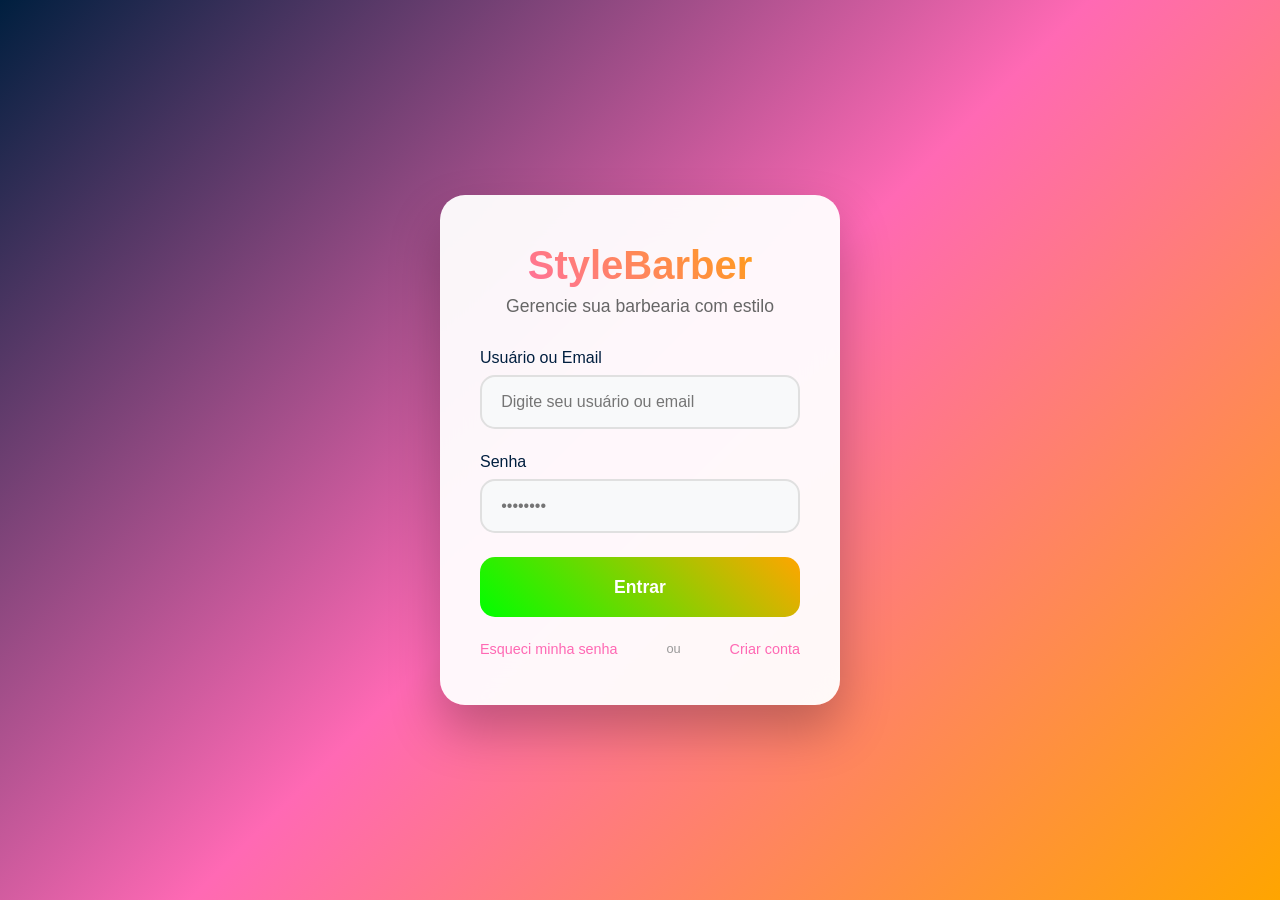
<file: login.html>
<!DOCTYPE html>
<html lang="pt-BR">
<head>
    <meta charset="UTF-8">
    <meta name="viewport" content="width=device-width, initial-scale=1.0">
    <title>Login - StyleBarber</title>
    <link rel="stylesheet" href="login.css">
</head>
<body>
    <div class="login-container">
        <div class="login-card">
            <div class="logo-section">
                <h1>StyleBarber</h1>
                <p>Gerencie sua barbearia com estilo</p>
            </div>
            
            <form class="login-form">
                <div class="input-group">
                    <label>Usuário ou Email</label>
                    <input type="text" placeholder="Digite seu usuário ou email" required>
                </div>
                <div class="input-group">
                    <label>Senha</label>
                    <input type="password" placeholder="••••••••" required>
                </div>
                <button type="submit" class="btn-login-full">Entrar</button>
            </form>
            
            <div class="login-links">
                <a href="#">Esqueci minha senha</a>
                <span>ou</span>
                <a href="cadastro.html">Criar conta</a>
            </div>
        </div>
    </div>
</body>
</html>
</file>
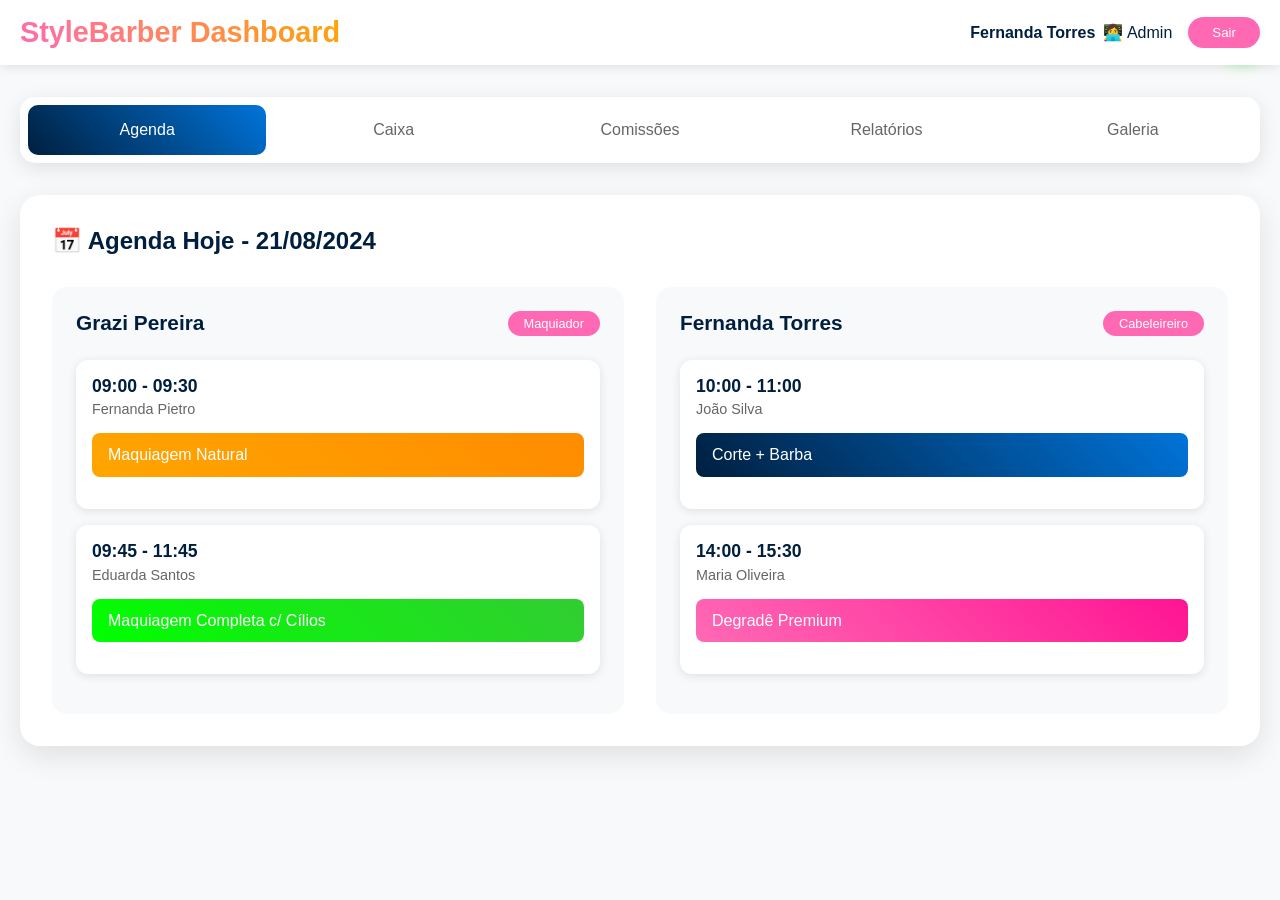
<file: pagina.html>
<!DOCTYPE html>
<html lang="pt-BR">
<head>
    <meta charset="UTF-8">
    <meta name="viewport" content="width=device-width, initial-scale=1.0">
    <title>Dashboard - StyleBarber</title>
    <style>
        * {
            margin: 0;
            padding: 0;
            box-sizing: border-box;
        }

        body {
            font-family: 'Segoe UI', Tahoma, Geneva, Verdana, sans-serif;
            background: #f8f9fa;
            color: #333;
        }

        .container {
            max-width: 1400px;
            margin: 0 auto;
            padding: 0 20px;
        }

        /* Header Dashboard */
        .header-dashboard {
            background: white;
            box-shadow: 0 2px 10px rgba(0,0,0,0.1);
            padding: 1rem 0;
            position: sticky;
            top: 0;
            z-index: 100;
        }

        .header-content {
            display: flex;
            justify-content: space-between;
            align-items: center;
        }

        .logo-dashboard h1 {
            background: linear-gradient(45deg, #ff69b4, #ffa500);
            -webkit-background-clip: text;
            -webkit-text-fill-color: transparent;
            font-size: 1.8rem;
        }

        .header-actions {
            display: flex;
            gap: 1rem;
            align-items: center;
        }

        .user-info {
            display: flex;
            align-items: center;
            gap: 0.5rem;
            color: #001f3f;
        }

        .btn-logout {
            background: #ff69b4;
            color: white;
            border: none;
            padding: 0.5rem 1.5rem;
            border-radius: 20px;
            cursor: pointer;
            font-weight: 500;
        }

        /* Navigation Tabs */
        .nav-tabs {
            background: white;
            margin: 2rem 0;
            border-radius: 15px;
            padding: 0.5rem;
            box-shadow: 0 5px 20px rgba(0,0,0,0.1);
        }

        .tabs-list {
            display: flex;
            list-style: none;
            gap: 0.5rem;
        }

        .tab-item {
            flex: 1;
            text-align: center;
        }

        .tab-link {
            display: block;
            padding: 1rem;
            text-decoration: none;
            color: #666;
            border-radius: 10px;
            transition: all 0.3s;
            font-weight: 500;
        }

        .tab-link.active,
        .tab-link:hover {
            background: linear-gradient(45deg, #001f3f, #0074D9);
            color: white;
        }

        /* Content Sections */
        .content-section {
            display: none;
            animation: fadeIn 0.5s ease-in;
        }

        .content-section.active {
            display: block;
        }

        @keyframes fadeIn {
            from { opacity: 0; transform: translateY(20px); }
            to { opacity: 1; transform: translateY(0); }
        }

        /* Agenda Dashboard */
        .agenda-dashboard {
            background: white;
            border-radius: 20px;
            padding: 2rem;
            box-shadow: 0 10px 30px rgba(0,0,0,0.1);
            margin-bottom: 2rem;
        }

        .agenda-title {
            display: flex;
            justify-content: space-between;
            align-items: center;
            margin-bottom: 2rem;
        }

        .agenda-title h2 {
            color: #001f3f;
        }

        .agenda-grid {
            display: grid;
            grid-template-columns: repeat(auto-fit, minmax(400px, 1fr));
            gap: 2rem;
        }

        .profissional-panel {
            background: #f8f9fa;
            border-radius: 15px;
            padding: 1.5rem;
            position: relative;
        }

        .profissional-header {
            display: flex;
            justify-content: space-between;
            align-items: center;
            margin-bottom: 1.5rem;
        }

        .profissional-name {
            font-size: 1.3rem;
            font-weight: bold;
            color: #001f3f;
        }

        .profissional-role {
            background: #ff69b4;
            color: white;
            padding: 0.3rem 1rem;
            border-radius: 20px;
            font-size: 0.8rem;
        }

        .horario-item {
            background: white;
            margin-bottom: 1rem;
            padding: 1rem;
            border-radius: 12px;
            box-shadow: 0 2px 10px rgba(0,0,0,0.1);
            transition: all 0.3s;
            cursor: pointer;
        }

        .horario-item:hover {
            transform: translateY(-3px);
            box-shadow: 0 8px 25px rgba(0,0,0,0.15);
        }

        .horario-tempo {
            font-weight: bold;
            font-size: 1.1rem;
            color: #001f3f;
            margin-bottom: 0.3rem;
        }

        .horario-cliente {
            color: #666;
            font-size: 0.9rem;
        }

        .horario-cor {
            padding: 0.8rem 1rem;
            border-radius: 8px;
            color: white;
            font-weight: 500;
            margin: 1rem 0;
        }

        .cor-laranja { background: linear-gradient(45deg, #ffa500, #ff8c00); }
        .cor-azul { background: linear-gradient(45deg, #001f3f, #0074D9); }
        .cor-verde { background: linear-gradient(45deg, #00ff00, #32CD32); }
        .cor-rosa { background: linear-gradient(45deg, #ff69b4, #ff1493); }

        .btn-add-agenda {
            position: absolute;
            top: 1rem;
            right: 1rem;
            width: 45px;
            height: 45px;
            border: none;
            border-radius: 50%;
            background: #00ff00;
            color: white;
            font-size: 1.5rem;
            cursor: pointer;
            box-shadow: 0 4px 15px rgba(0,255,0,0.3);
        }

        /* Caixa Dashboard */
        .caixa-dashboard {
            display: grid;
            grid-template-columns: repeat(auto-fit, minmax(350px, 1fr));
            gap: 2rem;
            margin-bottom: 2rem;
        }

        .caixa-card {
            background: white;
            border-radius: 20px;
            padding: 2rem;
            box-shadow: 0 10px 30px rgba(0,0,0,0.1);
        }

        .card-header {
            display: flex;
            justify-content: space-between;
            align-items: center;
            margin-bottom: 1.5rem;
        }

        .card-title {
            font-size: 1.4rem;
            color: #001f3f;
            font-weight: bold;
        }

        .status-badge {
            padding: 0.4rem 1rem;
            border-radius: 20px;
            font-size: 0.8rem;
            font-weight: bold;
        }

        .status-aberta { background: #fff3cd; color: #856404; }
        .status-fechada { background: #d1ecf1; color: #0c5460; }

        .comanda-item {
            display: flex;
            justify-content: space-between;
            padding: 1rem 0;
            border-bottom: 1px solid #eee;
        }

        .comanda-numero {
            font-weight: bold;
            color: #001f3f;
        }

        .comanda-valor {
            font-weight: bold;
            font-size: 1.2rem;
        }

        .valor-verde { color: #00ff00; }
        .valor-laranja { color: #ffa500; }

        .btn-pagamento {
            width: 100%;
            padding: 1rem;
            border: none;
            border-radius: 12px;
            font-weight: bold;
            cursor: pointer;
            margin-top: 1rem;
            transition: all 0.3s;
        }

        .btn-pix { background: #00ff00; color: white; }
        .btn-cartao { background: #001f3f; color: white; }
        .btn-debito { background: #ffa500; color: white; }

        .btn-pagamento:hover {
            transform: translateY(-2px);
            box-shadow: 0 8px 25px rgba(0,0,0,0.2);
        }

        /* Totais Caixa */
        .totais-grid {
            display: grid;
            grid-template-columns: repeat(auto-fit, minmax(200px, 1fr));
            gap: 1.5rem;
            margin-top: 2rem;
        }

        .total-card {
            background: linear-gradient(45deg, #ff69b4, #ffa500);
            color: white;
            padding: 2rem;
            border-radius: 20px;
            text-align: center;
        }

        .total-valor {
            font-size: 2.5rem;
            font-weight: bold;
            margin-bottom: 0.5rem;
        }

        .total-label {
            font-size: 1rem;
            opacity: 0.9;
        }

        /* Comissões */
        .comissoes-table {
            width: 100%;
            background: white;
            border-radius: 15px;
            overflow: hidden;
            box-shadow: 0 10px 30px rgba(0,0,0,0.1);
            margin-bottom: 2rem;
        }

        .table-header {
            background: linear-gradient(45deg, #001f3f, #0074D9);
            color: white;
            padding: 1.5rem;
        }

        .table-row {
            display: grid;
            grid-template-columns: 2fr 1fr 1fr 1fr 1fr 1fr;
            gap: 1rem;
            padding: 1.5rem;
            border-bottom: 1px solid #eee;
            align-items: center;
        }

        .table-row:last-child {
            border-bottom: none;
            background: #f8f9fa;
            font-weight: bold;
        }

        .status-pendente {
            background: #fff3cd;
            color: #856404;
            padding: 0.3rem 0.8rem;
            border-radius: 15px;
            font-size: 0.8rem;
        }

        /* Relatórios */
        .relatorios-grid {
            display: grid;
            grid-template-columns: repeat(auto-fit, minmax(250px, 1fr));
            gap: 2rem;
        }

        .relatorio-card {
            background: white;
            border-radius: 20px;
            padding: 2rem;
            box-shadow: 0 10px 30px rgba(0,0,0,0.1);
            text-align: center;
        }

        .relatorio-icon {
            font-size: 3rem;
            margin-bottom: 1rem;
        }

        .relatorio-valor {
            font-size: 2rem;
            font-weight: bold;
            color: #00ff00;
            margin-bottom: 0.5rem;
        }

        /* Galeria */
        .galeria-grid {
            display: grid;
            grid-template-columns: repeat(auto-fit, minmax(300px, 1fr));
            gap: 2rem;
        }

        .galeria-item {
            background: white;
            border-radius: 20px;
            overflow: hidden;
            box-shadow: 0 10px 30px rgba(0,0,0,0.1);
            transition: transform 0.3s;
        }

        .galeria-item:hover {
            transform: translateY(-10px);
        }

        .galeria-placeholder {
            height: 200px;
            background: linear-gradient(45deg, #ff69b4, #ffa500);
            display: flex;
            align-items: center;
            justify-content: center;
            color: white;
            font-size: 1.2rem;
            font-weight: bold;
        }

        /* Mobile */
        @media (max-width: 768px) {
            .agenda-grid,
            .caixa-dashboard,
            .totais-grid,
            .relatorios-grid,
            .galeria-grid {
                grid-template-columns: 1fr;
            }

            .tabs-list {
                flex-direction: column;
            }

            .table-row {
                grid-template-columns: 1fr;
                gap: 0.5rem;
                text-align: center;
            }

            .header-content {
                flex-direction: column;
                gap: 1rem;
            }
        }
    </style>
</head>
<body>
    <!-- Header -->
    <header class="header-dashboard">
        <div class="container">
            <div class="header-content">
                <div class="logo-dashboard">
                    <h1>StyleBarber Dashboard</h1>
                </div>
                <div class="header-actions">
                    <div class="user-info">
                        <strong>Fernanda Torres</strong>
                        <span>👩‍💻 Admin</span>
                    </div>
                    <button class="btn-logout">Sair</button>
                </div>
            </div>
        </div>
    </header>

    <div class="container">
        <!-- Navegação Tabs -->
        <nav class="nav-tabs">
            <ul class="tabs-list">
                <li class="tab-item"><a href="#" class="tab-link active" onclick="showTab('agenda')">Agenda</a></li>
                <li class="tab-item"><a href="#" class="tab-link" onclick="showTab('caixa')">Caixa</a></li>
                <li class="tab-item"><a href="#" class="tab-link" onclick="showTab('comissoes')">Comissões</a></li>
                <li class="tab-item"><a href="#" class="tab-link" onclick="showTab('relatorios')">Relatórios</a></li>
                <li class="tab-item"><a href="#" class="tab-link" onclick="showTab('galeria')">Galeria</a></li>
            </ul>
        </nav>

        <!-- Conteúdo das Abas -->
        <section id="agenda" class="content-section active">
            <div class="agenda-dashboard">
                <div class="agenda-title">
                    <h2>📅 Agenda Hoje - 21/08/2024</h2>
                    <button class="btn-add-agenda">+</button>
                </div>
                <div class="agenda-grid">
                    <div class="profissional-panel">
                        <div class="profissional-header">
                            <div class="profissional-name">Grazi Pereira</div>
                            <div class="profissional-role">Maquiador</div>
                        </div>
                        <div class="horario-item">
                            <div class="horario-tempo">09:00 - 09:30</div>
                            <div class="horario-cliente">Fernanda Pietro</div>
                            <div class="horario-cor cor-laranja">Maquiagem Natural</div>
                        </div>
                        <div class="horario-item">
                            <div class="horario-tempo">09:45 - 11:45</div>
                            <div class="horario-cliente">Eduarda Santos</div>
                            <div class="horario-cor cor-verde">Maquiagem Completa c/ Cílios</div>
                        </div>
                    </div>
                    <div class="profissional-panel">
                        <div class="profissional-header">
                            <div class="profissional-name">Fernanda Torres</div>
                            <div class="profissional-role">Cabeleireiro</div>
                        </div>
                        <div class="horario-item">
                            <div class="horario-tempo">10:00 - 11:00</div>
                            <div class="horario-cliente">João Silva</div>
                            <div class="horario-cor cor-azul">Corte + Barba</div>
                        </div>
                        <div class="horario-item">
                            <div class="horario-tempo">14:00 - 15:30</div>
                            <div class="horario-cliente">Maria Oliveira</div>
                            <div class="horario-cor cor-rosa">Degradê Premium</div>
                        </div>
                    </div>
                </div>
            </div>
        </section>

        <section id="caixa" class="content-section">
            <div class="caixa-dashboard">
                <div class="caixa-card">
                    <div class="card-header">
                        <h3 class="card-title">📋 Comandas Abertas</h3>
                        <span class="status-badge status-aberta">3 Abertas</span>
                    </div>
                    <div class="comanda-item">
                        <span class="comanda-numero">Comanda #448</span>
                        <span class="comanda-valor valor-laranja">R$ 0,00</span>
                    </div>
                    <div class="comanda-item">
                        <span class="comanda-numero">Comanda #449</span>
                        <span class="comanda-valor valor-laranja">R$ 125,00</span>
                    </div>
                    <button class="btn-pagamento btn-pix">Novo Pagamento PIX</button>
                </div>

                <div class="caixa-card">
                    <div class="card-header">
                        <h3 class="card-title">✅ Comandas Fechadas</h3>
                        <span class="status-badge status-fechada">12 Fechadas</span>
                    </div>
                    <div class="comanda-item">
                        <span class="comanda-numero">Comanda #447</span>
                        <span class="comanda-valor valor-verde">R$ 2.970,00</span>
                    </div>
                    <div class="comanda-item">
                        <span class="comanda-numero">Comanda #446</span>
                        <span class="comanda-valor valor-verde">R$ 3.154,00</span>
                    </div>
                    <button class="btn-pagamento btn-cartao">Fechar Comanda</button>
                </div>
            </div>

            <div class="totais-grid">
                <div class="total-card">
                    <div class="total-valor">R$ 6.124,00</div>
                    <div class="total-label">Total da Comanda</div>
                </div>
                <div class="total-card">
                    <div class="total-valor">R$ 24.341,00</div>
                    <div class="total-label">Faturado Hoje</div>
                </div>
                <div class="total-card">
                    <div class="total-valor">26</div>
                    <div class="total-label">Total Clientes</div>
                </div>
            </div>
        </section>

        <section id="comissoes" class="content-section">
            <div class="comissoes-table">
                <div class="table-header">
                    <h2>💰 Comissões - 29/04/2025 a 29/04/2025</h2>
                    <div>Total Comissões: 2 | Valor Total: R$ 6.450,00</div>
                </div>
                <div class="table-row">
                    <span>Fernanda Torres - Comanda 450</span>
                    <span>R$ 780,00</span>
                    <span>50%</span>
                    <span>R$ 390,00</span>
                    <span class="status-pendente">Pendente</span>
                    <span><button>+</button></span>
                </div>
                <div class="table-row">
                    <span>Grazi Pereira - Comanda 451</span>
                    <span>R$ 850,00</span>
                    <span>40%</span>
                    <span>R$ 340,00</span>
                    <span class="status-pendente">Pendente</span>
                    <span><button>+</button></span>
                </div>
                <div class="table-row">
                    <span><strong>Valor a Pagar</strong></span>
                    <span></span>
                    <span></span>
                    <span><strong>R$ 730,00</strong></span>
                    <span></span>
                    <span></span>
                </div>
            </div>
        </section>

        <section id="relatorios" class="content-section">
            <div class="relatorios-grid">
                <div class="relatorio-card">
                    <div class="relatorio-icon">💰</div>
                    <div class="relatorio-valor">R$ 10.716,79</div>
                    <div>Lucro Hoje</div>
                </div>
                <div class="relatorio-card">
                    <div class="relatorio-icon">📈</div>
                    <div class="relatorio-valor">R$ 24.341,00</div>
                    <div>Faturado</div>
                </div>
                <div class="relatorio-card">
                    <div class="relatorio-icon">💳</div>
                    <div class="relatorio-valor">R$ 9.813,00</div>
                    <div>Cartão Débito</div>
                </div>
                <div class="relatorio-card">
                    <div class="relatorio-icon">🎯</div>
                    <div class="relatorio-valor">R$ 973,64</div>
                    <div>Ticket Médio</div>
                </div>
            </div>
        </section>

        <section id="galeria" class="content-section">
            <h2 style="text-align: center; margin-bottom: 2rem; color: #001f3f;">📸 Galeria de Estilos</h2>
            <div class="galeria-grid">
                <div class="galeria-item">
                    <div class="galeria-placeholder">Corte Moderno</div>
                </div>
                <div class="galeria-item">
                    <div class="galeria-placeholder">Barba Definida</div>
                </div>
                <div class="galeria-item">
                    <div class="galeria-placeholder">Degradê Premium</div>
                </div>
                <div class="galeria-item">
                    <div class="galeria-placeholder">Coloração</div>
                </div>
            </div>
        </section>
    </div>

    <script>
        function showTab(tabName) {
            // Esconder todas as seções
            document.querySelectorAll('.content-section').forEach(section => {
                section.classList.remove('active');
            });
            
            // Remover active dos tabs
            document.querySelectorAll('.tab-link').forEach(tab => {
                tab.classList.remove('active');
            });
            
            // Mostrar seção selecionada
            document.getElementById(tabName).classList.add('active');
            
            // Ativar tab atual
            event.target.classList.add('active');
        }
    </script>
</body>
</html>
</file>
<file: cadastro.css>
* {
  margin: 0;
  padding: 0;
  box-sizing: border-box;
}

body {
  font-family: 'Segoe UI', Tahoma, Geneva, Verdana, sans-serif;
  background: linear-gradient(135deg, #ffa500 0%, #ff69b4 50%, #00ff00 100%);
  min-height: 100vh;
  display: flex;
  align-items: center;
  justify-content: center;
  padding: 1rem;
}

.cadastro-container {
  width: 100%;
  max-width: 500px;
}

.cadastro-card {
  background: rgba(255, 255, 255, 0.95);
  backdrop-filter: blur(20px);
  border-radius: 25px;
  padding: 3rem 2.5rem;
  box-shadow: 0 25px 50px rgba(0,0,0,0.25);
  animation: slideUp 0.8s ease-out;
}

@keyframes slideUp {
  from {
      opacity: 0;
      transform: translateY(30px);
  }
  to {
      opacity: 1;
      transform: translateY(0);
  }
}

.logo-section h1 {
  background: linear-gradient(45deg, #ffa500, #00ff00);
  -webkit-background-clip: text;
  -webkit-text-fill-color: transparent;
  font-size: 2.5rem;
  margin-bottom: 0.5rem;
}

.logo-section p {
  color: #666;
  font-size: 1.1rem;
  margin-bottom: 2rem;
}

.input-row {
  display: grid;
  grid-template-columns: 1fr 1fr;
  gap: 1rem;
  margin-bottom: 1.5rem;
}

.input-group {
  text-align: left;
}

.input-group label {
  display: block;
  margin-bottom: 0.5rem;
  color: #001f3f;
  font-weight: 500;
}

.input-group input,
.input-group select {
  width: 100%;
  padding: 1rem 1.2rem;
  border: 2px solid #e0e0e0;
  border-radius: 15px;
  font-size: 1rem;
  transition: all 0.3s;
  background: #f8f9fa;
}

.input-group input:focus,
.input-group select:focus {
  outline: none;
  border-color: #ffa500;
  box-shadow: 0 0 0 3px rgba(255, 165, 0, 0.1);
  background: white;
}

.btn-cadastro {
  width: 100%;
  background: linear-gradient(45deg, #ff69b4, #001f3f);
  color: white;
  border: none;
  padding: 1.2rem;
  border-radius: 15px;
  font-size: 1.1rem;
  font-weight: bold;
  cursor: pointer;
  transition: all 0.3s;
  margin-bottom: 1.5rem;
}

.btn-cadastro:hover {
  transform: translateY(-2px);
  box-shadow: 0 10px 25px rgba(255, 105, 180, 0.3);
}

.cadastro-links {
  text-align: center;
}

.cadastro-links a {
  color: #001f3f;
  text-decoration: none;
  font-weight: 500;
}

.cadastro-links a:hover {
  color: #ff69b4;
  text-decoration: underline;
}

@media (max-width: 768px) {
  .input-row {
      grid-template-columns: 1fr;
  }
  
  .cadastro-card {
      padding: 2rem 1.5rem;
      margin: 1rem;
  }
}
</file>
<file: inicio.css>
* {
  margin: 0;
  padding: 0;
  box-sizing: border-box;
}

body {
  font-family: 'Segoe UI', Tahoma, Geneva, Verdana, sans-serif;
  line-height: 1.6;
  color: #333;
}

.container {
  max-width: 1200px;
  margin: 0 auto;
  padding: 0 20px;
}

/* Header */
.header {
  background: rgba(255, 255, 255, 0.95);
  backdrop-filter: blur(10px);
  position: fixed;
  width: 100%;
  top: 0;
  z-index: 1000;
  box-shadow: 0 2px 20px rgba(0,0,0,0.1);
}

.header .container {
  display: flex;
  justify-content: space-between;
  align-items: center;
  padding: 1rem 20px;
}

.logo h1 {
  background: linear-gradient(45deg, #ff69b4, #ffa500);
  -webkit-background-clip: text;
  -webkit-text-fill-color: transparent;
  font-size: 1.8rem;
}

.nav {
  display: flex;
  gap: 2rem;
}

.nav a {
  text-decoration: none;
  color: #001f3f;
  font-weight: 500;
  transition: color 0.3s;
}

.nav a:hover {
  color: #ff69b4;
}

.btn-login {
  background: linear-gradient(45deg, #ff69b4, #ffa500);
  color: white;
  border: none;
  padding: 0.8rem 1.5rem;
  border-radius: 25px;
  font-weight: bold;
  cursor: pointer;
  transition: transform 0.3s;
}

.btn-login:hover {
  transform: scale(1.05);
}

/* Hero */
.hero {
  background: linear-gradient(rgba(0,31,63,0.8), rgba(255,105,180,0.3)), 
              url('data:image/svg+xml,<svg xmlns="http://www.w3.org/2000/svg" viewBox="0 0 1200 800"><rect fill="%23f8f9fa" width="1200" height="800"/><path fill="%23ff69b4" opacity="0.1" d="M0 400Q300 200 600 400T1200 400V800H0z"/><circle fill="%23ffa500" opacity="0.2" cx="900" cy="300" r="150"/><rect fill="%23001f3f" opacity="0.1" x="200" y="500" width="200" height="100" rx="20"/></svg>');
  height: 100vh;
  display: flex;
  align-items: center;
  text-align: center;
  color: white;
}

.hero-content h2 {
  font-size: 3rem;
  margin-bottom: 1rem;
  text-shadow: 2px 2px 4px rgba(0,0,0,0.5);
}

.hero-content p {
  font-size: 1.3rem;
  margin-bottom: 2rem;
}

.agendamento-form {
  background: rgba(255,255,255,0.95);
  padding: 2rem;
  border-radius: 20px;
  display: inline-block;
  max-width: 500px;
  width: 90%;
}

.form-group {
  display: flex;
  gap: 1rem;
  margin-bottom: 1rem;
}

.form-group select,
.servico-select {
  flex: 1;
  padding: 1rem;
  border: 2px solid #ff69b4;
  border-radius: 12px;
  background: white;
  font-size: 1rem;
}

.btn-agendar {
  width: 100%;
  background: linear-gradient(45deg, #00ff00, #ffa500);
  color: white;
  border: none;
  padding: 1rem;
  border-radius: 12px;
  font-size: 1.1rem;
  font-weight: bold;
  cursor: pointer;
  transition: transform 0.3s;
}

.btn-agendar:hover {
  transform: scale(1.02);
}

/* Agenda Section */
.agenda-section {
  padding: 5rem 0;
  background: #f8f9fa;
}

.agenda-section h2 {
  text-align: center;
  margin-bottom: 3rem;
  color: #001f3f;
  font-size: 2rem;
}

.agenda-grid {
  display: grid;
  grid-template-columns: repeat(auto-fit, minmax(350px, 1fr));
  gap: 2rem;
}

.profissional-col {
  background: white;
  border-radius: 20px;
  padding: 2rem;
  box-shadow: 0 10px 30px rgba(0,0,0,0.1);
  position: relative;
}

.profissional-col h3 {
  margin-bottom: 2rem;
  color: #001f3f;
}

.profissional-col span {
  background: #ff69b4;
  color: white;
  padding: 0.3rem 0.8rem;
  border-radius: 20px;
  font-size: 0.8rem;
  display: inline-block;
  margin-left: 0.5rem;
}

.horario-block {
  padding: 1.5rem;
  margin-bottom: 1rem;
  border-radius: 15px;
  color: white;
  font-weight: bold;
  position: relative;
  overflow: hidden;
  transition: transform 0.3s, box-shadow 0.3s;
  cursor: pointer;
}

.horario-block:hover {
  transform: translateY(-5px);
  box-shadow: 0 15px 40px rgba(0,0,0,0.2);
}

.horario-block::after {
  content: '';
  position: absolute;
  top: 0;
  left: 0;
  right: 0;
  bottom: 0;
  background: rgba(255,255,255,0.2);
  opacity: 0;
  transition: opacity 0.3s;
}

.horario-block:hover::after {
  opacity: 1;
}

.laranja { background: linear-gradient(45deg, #ffa500, #ff8c00); }
.azul { background: linear-gradient(45deg, #001f3f, #0074D9); }
.verde { background: linear-gradient(45deg, #00ff00, #32CD32); }

.horario-block small {
  font-weight: normal;
  font-size: 0.9rem;
  display: block;
  margin-top: 0.3rem;
}

.btn-add {
  position: absolute;
  top: 1rem;
  right: 1rem;
  width: 40px;
  height: 40px;
  border: none;
  border-radius: 50%;
  background: #ff69b4;
  color: white;
  font-size: 1.5rem;
  cursor: pointer;
  transition: all 0.3s;
}

.btn-add:hover {
  background: #ff1493;
  transform: scale(1.1);
}

/* Footer */
.footer {
  background: #001f3f;
  color: white;
  text-align: center;
  padding: 2rem 0;
}

.social-links {
  margin-top: 1rem;
}

.social-links a {
  color: #ff69b4;
  text-decoration: none;
  margin: 0 1rem;
  font-weight: 500;
}

/* Mobile Responsivo */
@media (max-width: 768px) {
  .header .container {
      flex-direction: column;
      gap: 1rem;
  }
  
  .nav {
      gap: 1rem;
  }
  
  .hero-content h2 {
      font-size: 2rem;
  }
  
  .form-group {
      flex-direction: column;
  }
  
  .agenda-grid {
      grid-template-columns: 1fr;
  }
}

@media (max-width: 480px) {
  .hero {
      padding: 0 1rem;
  }
  
  .agendamento-form {
      margin: 0 1rem;
  }
}
</file>
<file: login.css>
* {
  margin: 0;
  padding: 0;
  box-sizing: border-box;
}

body {
  font-family: 'Segoe UI', Tahoma, Geneva, Verdana, sans-serif;
  background: linear-gradient(135deg, #001f3f 0%, #ff69b4 50%, #ffa500 100%);
  min-height: 100vh;
  display: flex;
  align-items: center;
  justify-content: center;
  padding: 1rem;
}

.login-container {
  width: 100%;
  max-width: 400px;
}

.login-card {
  background: rgba(255, 255, 255, 0.95);
  backdrop-filter: blur(20px);
  border-radius: 25px;
  padding: 3rem 2.5rem;
  box-shadow: 0 25px 50px rgba(0,0,0,0.25);
  text-align: center;
  animation: slideUp 0.8s ease-out;
}

@keyframes slideUp {
  from {
      opacity: 0;
      transform: translateY(30px);
  }
  to {
      opacity: 1;
      transform: translateY(0);
  }
}

.logo-section h1 {
  background: linear-gradient(45deg, #ff69b4, #ffa500);
  -webkit-background-clip: text;
  -webkit-text-fill-color: transparent;
  font-size: 2.5rem;
  margin-bottom: 0.5rem;
}

.logo-section p {
  color: #666;
  font-size: 1.1rem;
  margin-bottom: 2rem;
}

.input-group {
  margin-bottom: 1.5rem;
  text-align: left;
}

.input-group label {
  display: block;
  margin-bottom: 0.5rem;
  color: #001f3f;
  font-weight: 500;
}

.input-group input {
  width: 100%;
  padding: 1rem 1.2rem;
  border: 2px solid #e0e0e0;
  border-radius: 15px;
  font-size: 1rem;
  transition: all 0.3s;
  background: #f8f9fa;
}

.input-group input:focus {
  outline: none;
  border-color: #ff69b4;
  box-shadow: 0 0 0 3px rgba(255, 105, 180, 0.1);
  background: white;
}

.btn-login-full {
  width: 100%;
  background: linear-gradient(45deg, #00ff00, #ffa500);
  color: white;
  border: none;
  padding: 1.2rem;
  border-radius: 15px;
  font-size: 1.1rem;
  font-weight: bold;
  cursor: pointer;
  transition: all 0.3s;
  margin-bottom: 1.5rem;
}

.btn-login-full:hover {
  transform: translateY(-2px);
  box-shadow: 0 10px 25px rgba(0, 255, 0, 0.3);
}

.login-links {
  display: flex;
  justify-content: space-between;
  align-items: center;
  font-size: 0.9rem;
}

.login-links a {
  color: #ff69b4;
  text-decoration: none;
  font-weight: 500;
}

.login-links a:hover {
  text-decoration: underline;
}

.login-links span {
  color: #999;
  font-size: 0.8rem;
}

@media (max-width: 480px) {
  .login-card {
      padding: 2rem 1.5rem;
      margin: 1rem;
  }
  
  .logo-section h1 {
      font-size: 2rem;
  }
}
</file>
